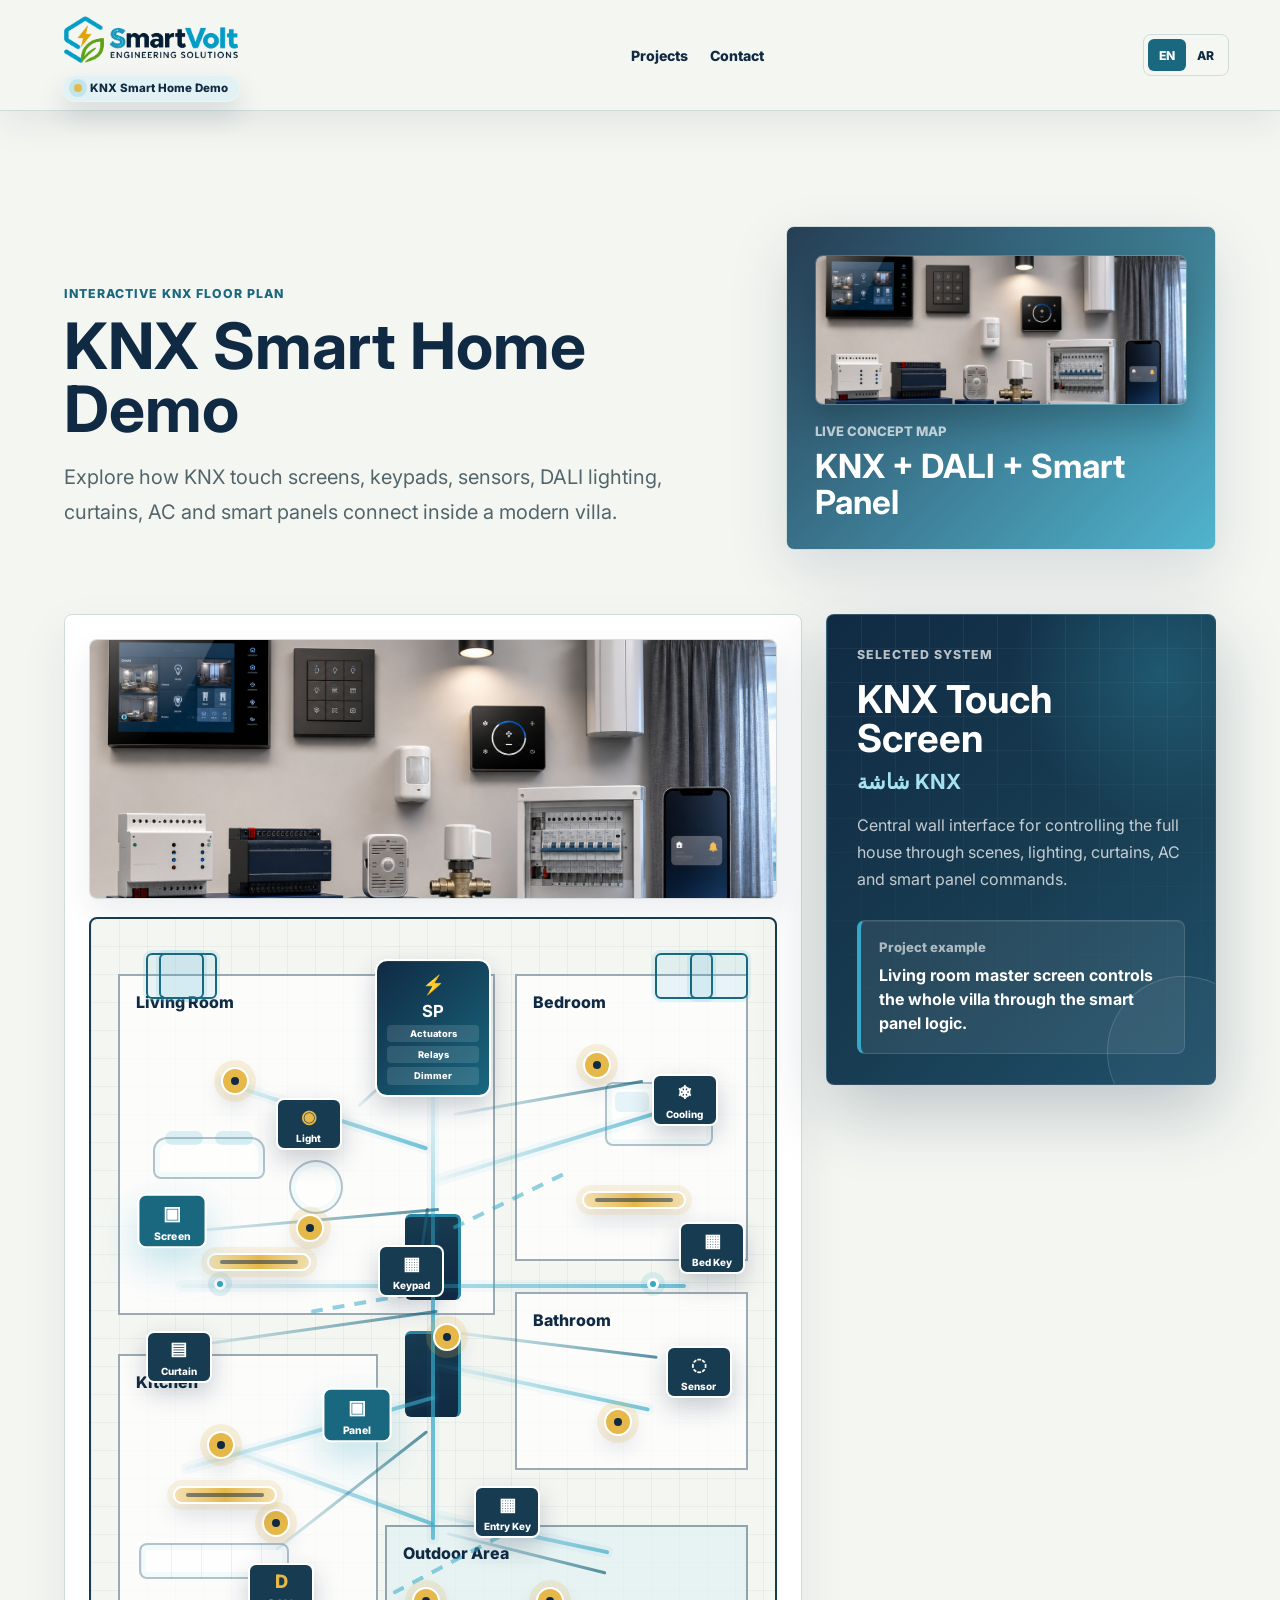
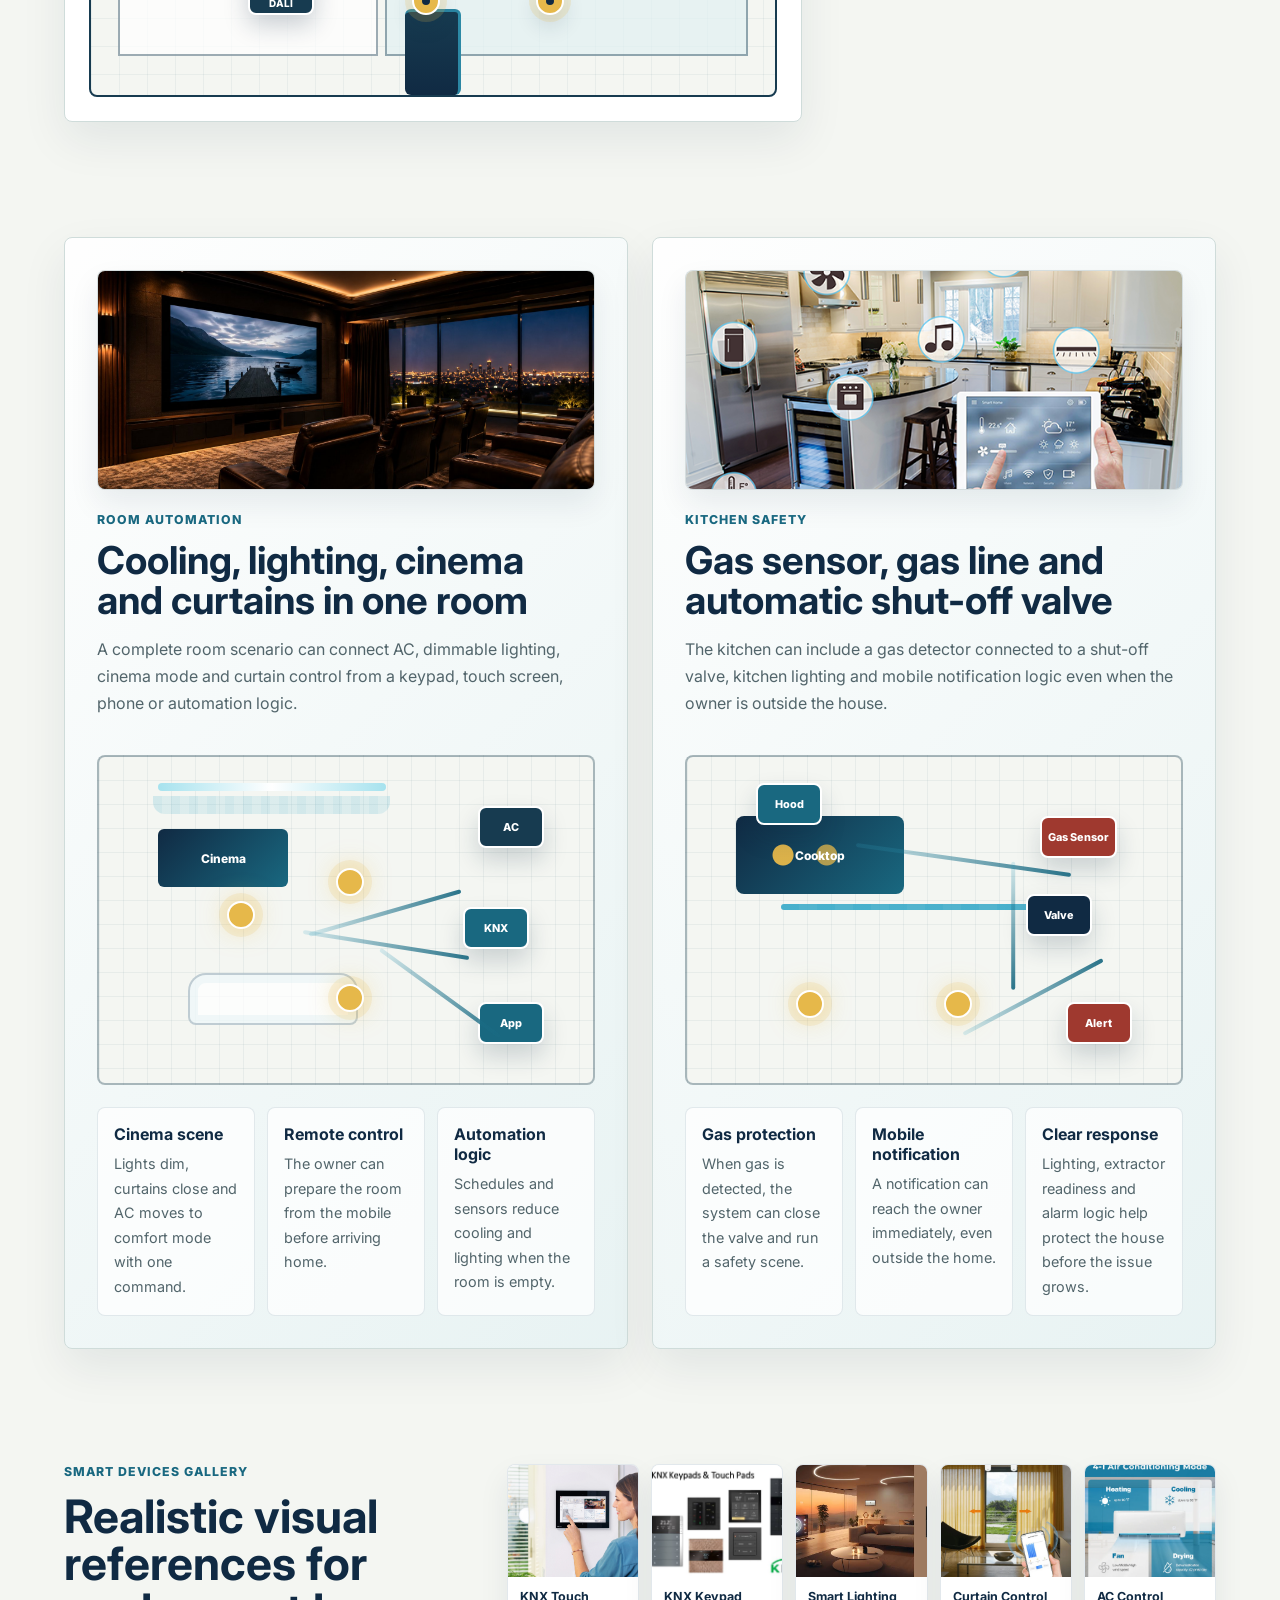
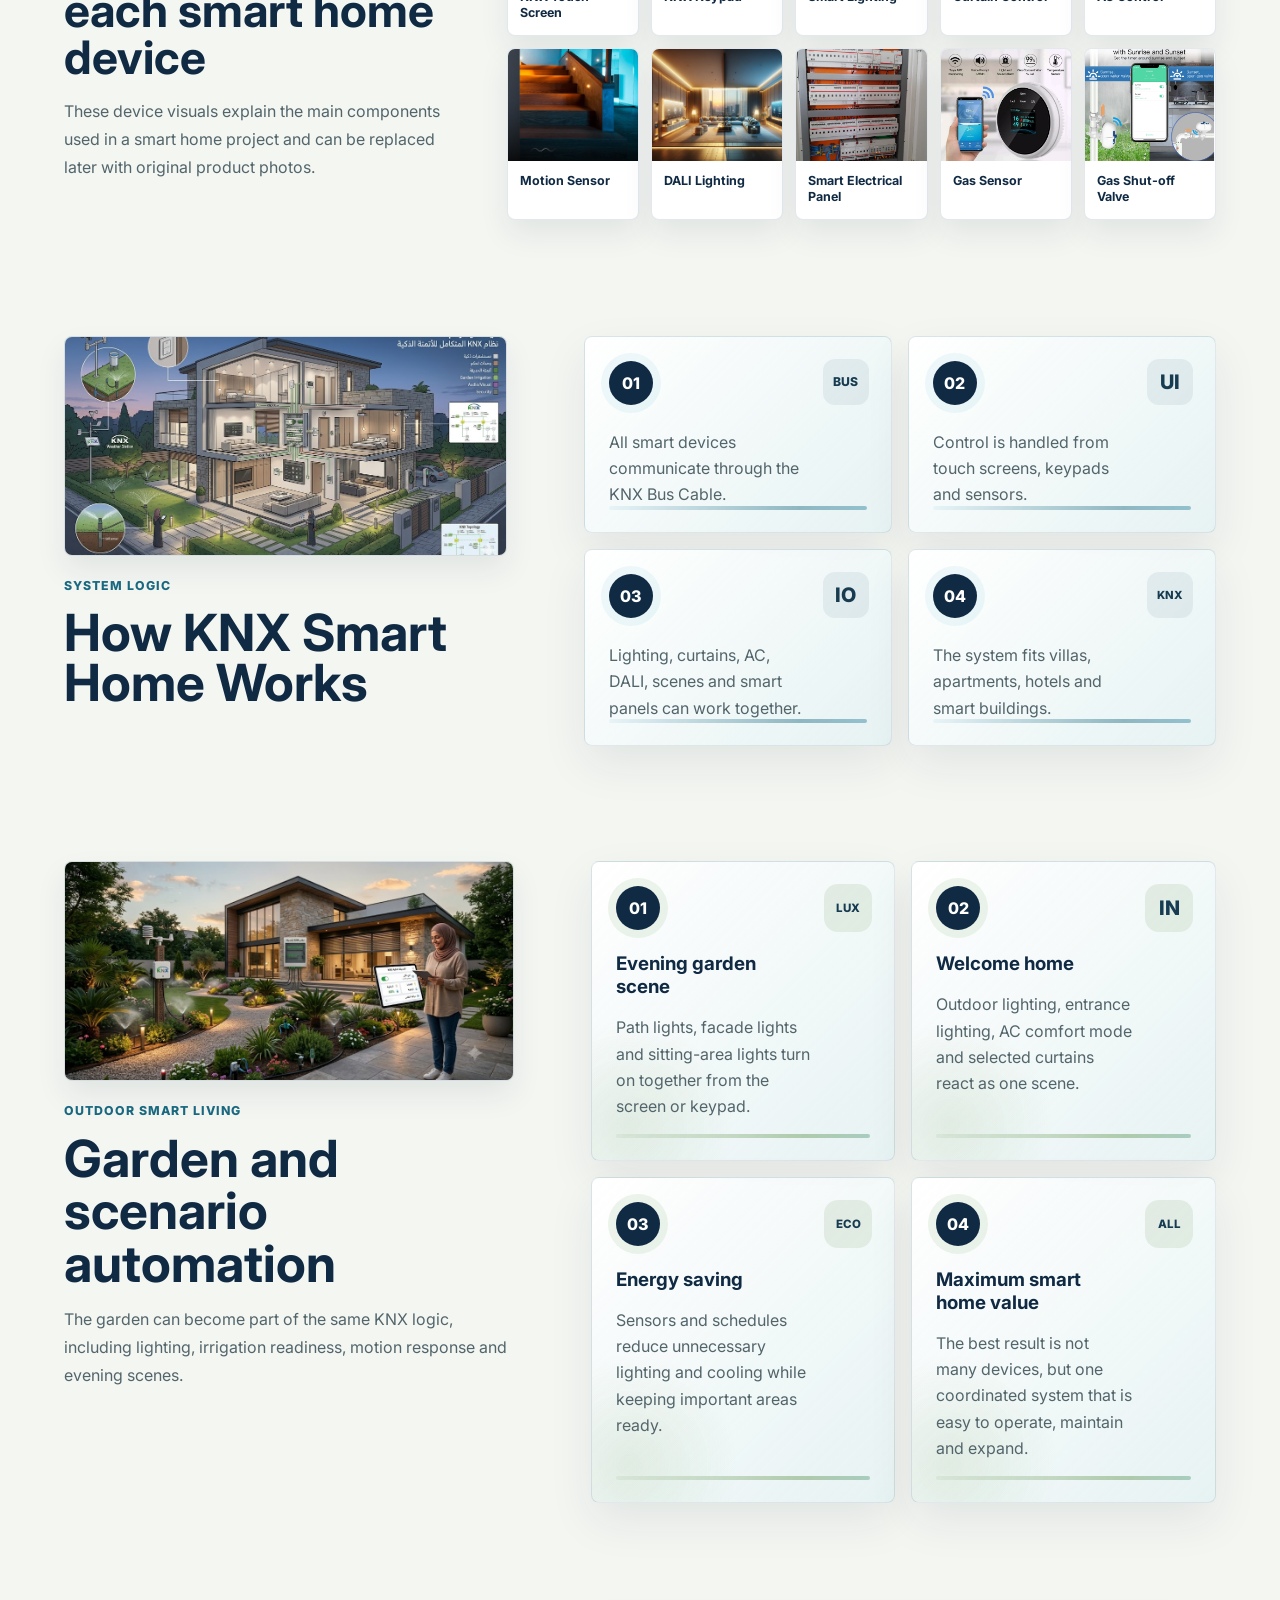
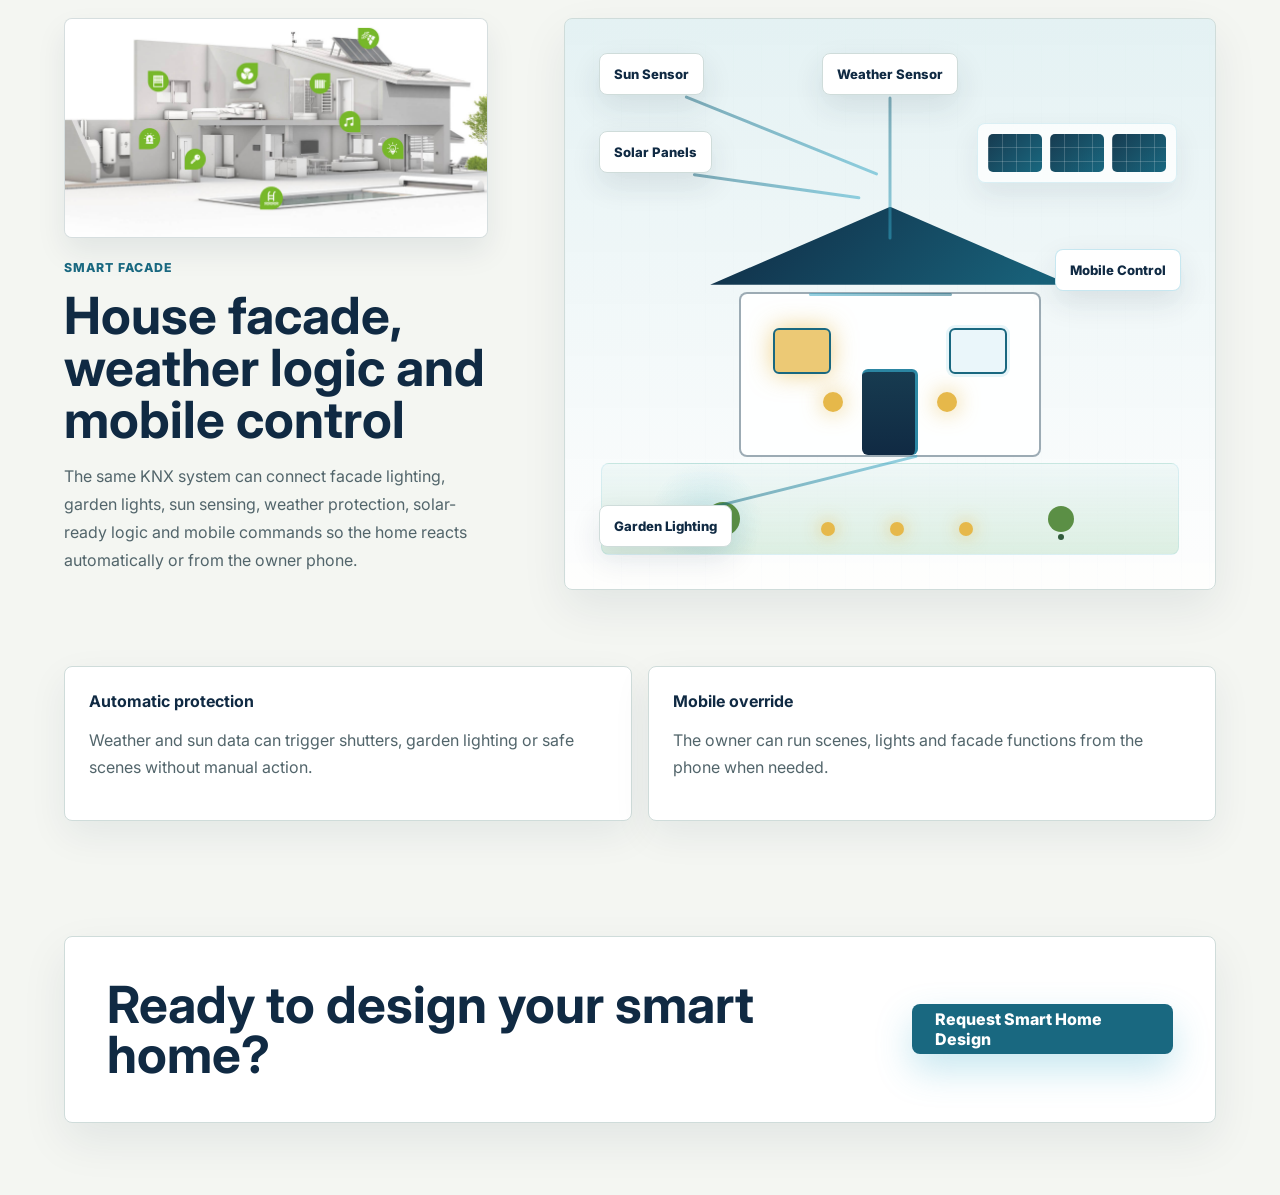
<file: knx-demo.html>
<!doctype html>
<html lang="en">
  <head>
    <meta charset="UTF-8" />
    <meta name="theme-color" content="#102A43" />
    <link rel="icon" type="image/png" sizes="96x96" href="assets/smartvolt-icon.png" />
    <meta name="viewport" content="width=device-width, initial-scale=1.0" />
    <title>KNX Smart Home Demo | Smart Volt Automation</title>
    <meta
      name="description"
      content="Interactive KNX smart home demo with floor plan, devices, rooms and bilingual Arabic English explanations."
    />
    <link rel="preconnect" href="https://fonts.googleapis.com" />
    <link rel="preconnect" href="https://fonts.gstatic.com" crossorigin />
    <link
      href="https://fonts.googleapis.com/css2?family=Inter:wght@400;500;600;700;800&display=swap"
      rel="stylesheet"
    />
    <link rel="stylesheet" href="styles.css" />
    <link rel="stylesheet" href="knx-demo.css" />
  </head>
  <body class="knx-page">
    <header class="demo-header">
      <div class="brand-stack">
        <a class="brand" href="index.html#top" aria-label="SmartVolt Engineering Solutions">
          <img class="brand-logo-image" src="assets/smartvolt-engineering-solutions.png" alt="SmartVolt Engineering Solutions" width="2172" height="724" />
        </a>
        <a class="brand-demo-link" href="#floor-demo">KNX Smart Home Demo</a>
      </div>
      <nav class="demo-nav">
        <a href="index.html#projects" data-i18n="backProjects">Projects</a>
        <a href="index.html#contact" data-i18n="contact">Contact</a>
      </nav>
      <div class="language-switcher" aria-label="Language selector">
        <button class="is-active" type="button" data-lang="en">EN</button>
        <button type="button" data-lang="ar">AR</button>
      </div>
    </header>

    <main>
      <section class="demo-hero">
        <div class="demo-hero-copy">
          <p class="eyebrow" data-i18n="eyebrow">Interactive KNX floor plan</p>
          <h1 data-i18n="title">KNX Smart Home Demo</h1>
          <p data-i18n="lead">
            Explore how KNX touch screens, keypads, sensors, DALI lighting, curtains, AC and smart panels connect inside a modern villa.
          </p>
        </div>
        <div class="demo-hero-panel">
          <img src="assets/smart-home-devices.png" alt="Smart home automation devices" />
          <span data-i18n="panelLabel">Live concept map</span>
          <strong>KNX + DALI + Smart Panel</strong>
        </div>
      </section>

      <section class="floor-demo" id="floor-demo" aria-label="KNX smart home floor plan">
        <div class="floor-shell">
          <figure class="section-photo floor-photo">
            <img src="assets/smart-home-devices.png" alt="KNX smart home devices and electrical automation" />
          </figure>
          <div class="floor-plan" data-floor-plan>
            <div class="room living" data-i18n="living">Living Room</div>
            <div class="room bedroom" data-i18n="bedroom">Bedroom</div>
            <div class="room kitchen" data-i18n="kitchen">Kitchen</div>
            <div class="room bathroom" data-i18n="bathroom">Bathroom</div>
            <div class="room outdoor" data-i18n="outdoor">Outdoor Area</div>

            <div class="plan-detail window window-living" aria-hidden="true"></div>
            <div class="plan-detail window window-bedroom" aria-hidden="true"></div>
            <div class="plan-detail window window-kitchen" aria-hidden="true"></div>
            <div class="plan-detail window window-bath" aria-hidden="true"></div>
            <div class="plan-detail door door-entry" aria-hidden="true"></div>
            <div class="plan-detail door door-bedroom" aria-hidden="true"></div>
            <div class="plan-detail door door-bath" aria-hidden="true"></div>
            <div class="plan-detail furniture sofa" aria-hidden="true"></div>
            <div class="plan-detail furniture table" aria-hidden="true"></div>
            <div class="plan-detail furniture bed" aria-hidden="true"></div>
            <div class="plan-detail furniture kitchen-counter" aria-hidden="true"></div>
            <div class="plan-detail movement path-entry" aria-hidden="true"></div>
            <div class="plan-detail movement path-living" aria-hidden="true"></div>
            <div class="plan-detail movement path-bedroom" aria-hidden="true"></div>

            <div class="bus-line bus-main-vertical" aria-hidden="true"></div>
            <div class="bus-line bus-main-horizontal" aria-hidden="true"></div>
            <div class="bus-line bus-left-top" aria-hidden="true"></div>
            <div class="bus-line bus-left-bottom" aria-hidden="true"></div>
            <div class="bus-line bus-right-top" aria-hidden="true"></div>
            <div class="bus-line bus-right-bottom" aria-hidden="true"></div>
            <div class="bus-line bus-outdoor" aria-hidden="true"></div>
            <div class="bus-line bus-kitchen" aria-hidden="true"></div>
            <div class="bus-dot bus-dot-main" aria-hidden="true"></div>
            <div class="bus-dot bus-dot-left" aria-hidden="true"></div>
            <div class="bus-dot bus-dot-right" aria-hidden="true"></div>

            <div class="knx-wire wire-touch-panel" aria-hidden="true"></div>
            <div class="knx-wire wire-panel-lighting" aria-hidden="true"></div>
            <div class="knx-wire wire-panel-dali" aria-hidden="true"></div>
            <div class="knx-wire wire-panel-outdoor" aria-hidden="true"></div>
            <div class="knx-wire wire-panel-keypad" aria-hidden="true"></div>
            <div class="knx-wire wire-panel-ac" aria-hidden="true"></div>
            <div class="knx-wire wire-panel-motion" aria-hidden="true"></div>
            <div class="knx-wire wire-panel-curtain" aria-hidden="true"></div>

            <button class="light-point onoff lp-living" type="button" data-device="lighting" aria-label="Linked Living Room Lighting">
              <span></span>
            </button>
            <button class="light-point onoff lp-kitchen" type="button" data-device="lighting" aria-label="Linked Kitchen Lighting">
              <span></span>
            </button>
            <button class="light-point onoff lp-bedroom" type="button" data-device="lighting" aria-label="Linked Bedroom Lighting">
              <span></span>
            </button>
            <button class="light-point dali-glow lp-dali-living" type="button" data-device="dali" aria-label="DALI Living Room Lighting">
              <span></span>
            </button>
            <button class="light-point dali-glow lp-dali-dining" type="button" data-device="dali" aria-label="DALI Dining Lighting">
              <span></span>
            </button>
            <button class="light-point dali-glow lp-outdoor" type="button" data-device="dali" aria-label="DALI Outdoor Lighting">
              <span></span>
            </button>
            <button class="light-point onoff lp-entry" type="button" data-device="lighting" aria-label="Entrance Lighting">
              <span></span>
            </button>
            <button class="light-point onoff lp-bath" type="button" data-device="lighting" aria-label="Bathroom Lighting">
              <span></span>
            </button>
            <button class="light-point onoff lp-hall" type="button" data-device="lighting" aria-label="Hall Lighting">
              <span></span>
            </button>
            <button class="linear-point dali-glow linear-living" type="button" data-device="dali" aria-label="Living Room Linear DALI Lighting">
              <span></span>
            </button>
            <button class="linear-point dali-glow linear-kitchen" type="button" data-device="dali" aria-label="Kitchen Linear Lighting">
              <span></span>
            </button>
            <button class="linear-point onoff linear-bedroom" type="button" data-device="lighting" aria-label="Bedroom Linear Lighting">
              <span></span>
            </button>

            <button class="device touch" type="button" data-device="touch" aria-label="KNX Touch Screen">
              <span>Screen</span>
            </button>
            <button class="device keypad" type="button" data-device="keypad" aria-label="KNX Keypad">
              <span>Keypad</span>
            </button>
            <button class="device keypad keypad-bedroom" type="button" data-device="keypad" aria-label="Bedroom KNX Keypad">
              <span>Bed Key</span>
            </button>
            <button class="device keypad keypad-entry" type="button" data-device="keypad" aria-label="Entrance KNX Keypad">
              <span>Entry Key</span>
            </button>
            <button class="device touch touch-kitchen" type="button" data-device="touch" aria-label="Kitchen KNX Touch Screen">
              <span>Panel</span>
            </button>
            <button class="device lighting" type="button" data-device="lighting" aria-label="Lighting">
              <span>Light</span>
            </button>
            <button class="device curtain" type="button" data-device="curtain" aria-label="Curtain Control">
              <span>Curtain</span>
            </button>
            <button class="device ac" type="button" data-device="ac" aria-label="AC Control">
              <span>Cooling</span>
            </button>
            <button class="device motion" type="button" data-device="motion" aria-label="Motion Sensor">
              <span>Sensor</span>
            </button>
            <button class="device dali" type="button" data-device="dali" aria-label="DALI Lighting">
              <span>DALI</span>
            </button>
            <button class="device smart-panel" type="button" data-device="smartPanel" aria-label="Smart Electrical Panel">
              <strong>SP</strong>
              <small>Actuators</small>
              <small>Relays</small>
              <small>Dimmer</small>
            </button>
          </div>
        </div>

        <aside class="device-panel" data-device-panel>
          <p class="eyebrow" data-i18n="selectedSystem">Selected system</p>
          <h2 data-device-en>KNX Touch Screen</h2>
          <h3 data-device-ar>شاشة KNX</h3>
          <p data-device-description>
            Central wall interface for lighting, curtains, AC scenes and room control.
          </p>
          <div class="example-box">
            <span data-i18n="projectExample">Project example</span>
            <strong data-device-example>Living room master screen for scenes, climate and curtains.</strong>
          </div>
        </aside>
      </section>

      <section class="room-showcases" aria-label="Room and kitchen smart automation examples">
        <article class="showcase-card room-suite">
          <figure class="showcase-photo">
            <img src="assets/knx-cinema-room.png" alt="KNX cinema room automation scene for lighting curtains cooling and media" />
          </figure>
          <div class="showcase-copy">
            <p class="eyebrow" data-i18n="roomDemoEyebrow">Single room control</p>
            <h2 data-i18n="roomDemoTitle">Cooling, lighting, cinema and curtains in one room</h2>
            <p data-i18n="roomDemoLead">
              A complete room scenario can connect AC, dimmable lighting, cinema mode and curtain control from a keypad, touch screen, phone or automation logic.
            </p>
          </div>
          <div class="room-mini-plan" aria-hidden="true">
            <div class="mini-window"></div>
            <div class="mini-curtain"></div>
            <div class="mini-screen">Cinema</div>
            <div class="mini-sofa"></div>
            <div class="mini-ac">AC</div>
            <div class="mini-keypad">KNX</div>
            <div class="mini-phone">App</div>
            <span class="mini-light light-a"></span>
            <span class="mini-light light-b"></span>
            <span class="mini-light light-c"></span>
            <span class="mini-bus bus-a"></span>
            <span class="mini-bus bus-b"></span>
            <span class="mini-bus bus-c"></span>
          </div>
          <div class="showcase-points">
            <div>
              <strong data-i18n="roomFeature1Title">Cinema scene</strong>
              <p data-i18n="roomFeature1Text">Lights dim, curtains close and AC moves to comfort mode with one command.</p>
            </div>
            <div>
              <strong data-i18n="roomFeature2Title">Remote control</strong>
              <p data-i18n="roomFeature2Text">The owner can prepare the room from the mobile before arriving home.</p>
            </div>
            <div>
              <strong data-i18n="roomFeature3Title">Automation logic</strong>
              <p data-i18n="roomFeature3Text">Schedules and sensors reduce cooling and lighting when the room is empty.</p>
            </div>
          </div>
        </article>

        <article class="showcase-card kitchen-suite">
          <figure class="showcase-photo">
            <img src="assets/smart-kitchen-safety.png" alt="Smart kitchen safety and automation control visual" />
          </figure>
          <div class="showcase-copy">
            <p class="eyebrow" data-i18n="kitchenDemoEyebrow">Kitchen safety</p>
            <h2 data-i18n="kitchenDemoTitle">Gas sensor, gas line and automatic shut-off valve</h2>
            <p data-i18n="kitchenDemoLead">
              The kitchen can include a gas detector connected to a shut-off valve, kitchen lighting and mobile notification logic even when the owner is outside the house.
            </p>
          </div>
          <div class="kitchen-mini-plan" aria-hidden="true">
            <div class="mini-counter">Cooktop</div>
            <div class="gas-line"></div>
            <div class="gas-sensor">Gas Sensor</div>
            <div class="gas-valve">Valve</div>
            <div class="extractor">Hood</div>
            <div class="alert-phone">Alert</div>
            <span class="safe-light safe-a"></span>
            <span class="safe-light safe-b"></span>
            <span class="safe-bus safe-bus-a"></span>
            <span class="safe-bus safe-bus-b"></span>
            <span class="safe-bus safe-bus-c"></span>
          </div>
          <div class="showcase-points">
            <div>
              <strong data-i18n="kitchenFeature1Title">Gas protection</strong>
              <p data-i18n="kitchenFeature1Text">When gas is detected, the system can close the valve and run a safety scene.</p>
            </div>
            <div>
              <strong data-i18n="kitchenFeature2Title">Mobile notification</strong>
              <p data-i18n="kitchenFeature2Text">A notification can reach the owner immediately, even outside the home.</p>
            </div>
            <div>
              <strong data-i18n="kitchenFeature3Title">Clear response</strong>
              <p data-i18n="kitchenFeature3Text">Lighting, extractor readiness and alarm logic help protect the house before the issue grows.</p>
            </div>
          </div>
        </article>
      </section>

      <section class="device-photo-section">
        <div class="device-photo-heading">
          <p class="eyebrow" data-i18n="devicePhotosEyebrow">Smart devices gallery</p>
          <h2 data-i18n="devicePhotosTitle">Realistic visual references for each smart home device</h2>
          <p data-i18n="devicePhotosLead">
            These device visuals explain the main components used in a smart home project and can be replaced later with original product photos.
          </p>
        </div>
        <div class="device-photo-grid">
          <article data-gallery-device="touch" tabindex="0" role="button">
            <img src="assets/knx-touch-screen.jpg" alt="KNX touch screen wall control visual" />
            <strong data-i18n="photoTouch">KNX Touch Screen</strong>
          </article>
          <article data-gallery-device="keypad" tabindex="0" role="button">
            <img src="assets/knx-keypad.jpg" alt="KNX keypad and touch pad visual" />
            <strong data-i18n="photoKeypad">KNX Keypad</strong>
          </article>
          <article data-gallery-device="lighting" tabindex="0" role="button">
            <img src="assets/smart-lighting.jpg" alt="Smart lighting control visual" />
            <strong data-i18n="photoLighting">Smart Lighting</strong>
          </article>
          <article data-gallery-device="curtain" tabindex="0" role="button">
            <img src="assets/curtain-control.webp" alt="Curtain control mobile app visual" />
            <strong data-i18n="photoCurtain">Curtain Control</strong>
          </article>
          <article data-gallery-device="ac" tabindex="0" role="button">
            <img src="assets/ac-control.webp" alt="AC control modes visual" />
            <strong data-i18n="photoAc">AC Control</strong>
          </article>
          <article data-gallery-device="motion" tabindex="0" role="button">
            <img src="assets/motion-sensor.png" alt="Motion sensor stair lighting visual" />
            <strong data-i18n="photoMotion">Motion Sensor</strong>
          </article>
          <article data-gallery-device="dali" tabindex="0" role="button">
            <img src="assets/dali-lighting.webp" alt="DALI lighting scene visual" />
            <strong data-i18n="photoDali">DALI Lighting</strong>
          </article>
          <article data-gallery-device="smartPanel" tabindex="0" role="button">
            <img src="assets/smart-electrical-panel.jpg" alt="Smart electrical KNX panel visual" />
            <strong data-i18n="photoPanel">Smart Electrical Panel</strong>
          </article>
          <article data-gallery-device="gas" tabindex="0" role="button">
            <img src="assets/gas-sensor.jpg" alt="WiFi natural gas detector visual" />
            <strong data-i18n="photoGas">Gas Sensor</strong>
          </article>
          <article data-gallery-device="valve" tabindex="0" role="button">
            <img src="assets/gas-shutoff-valve.webp" alt="Gas shutoff valve scheduling visual" />
            <strong data-i18n="photoValve">Gas Shut-off Valve</strong>
          </article>
        </div>
      </section>

      <section class="how-knx">
        <div>
          <figure class="section-photo how-photo">
            <img src="assets/smart-home-system-logic.jpg" alt="KNX smart home system logic and connected devices overview" />
          </figure>
          <p class="eyebrow" data-i18n="howEyebrow">System logic</p>
          <h2 data-i18n="howTitle">How KNX Smart Home Works</h2>
        </div>
        <div class="how-grid">
          <article tabindex="0">
            <span>01</span>
            <p data-i18n="how1">All smart devices communicate through the KNX Bus Cable.</p>
          </article>
          <article tabindex="0">
            <span>02</span>
            <p data-i18n="how2">Control is handled from touch screens, keypads and sensors.</p>
          </article>
          <article tabindex="0">
            <span>03</span>
            <p data-i18n="how3">Lighting, curtains, AC, DALI, scenes and smart panels can work together.</p>
          </article>
          <article tabindex="0">
            <span>04</span>
            <p data-i18n="how4">The system fits villas, apartments, hotels and smart buildings.</p>
          </article>
        </div>
      </section>

      <section class="garden-scenarios">
        <div class="scenario-heading">
          <figure class="section-photo garden-photo">
            <img src="assets/smart-garden.jpg" alt="Smart garden KNX irrigation lighting and outdoor automation visual" />
          </figure>
          <p class="eyebrow" data-i18n="gardenEyebrow">Outdoor smart living</p>
          <h2 data-i18n="gardenTitle">Garden and scenario automation</h2>
          <p data-i18n="gardenLead">
            The garden can become part of the same KNX logic, including lighting, irrigation readiness, motion response and evening scenes.
          </p>
        </div>
        <div class="scenario-grid">
          <article tabindex="0">
            <span>01</span>
            <h3 data-i18n="scenario1Title">Evening garden scene</h3>
            <p data-i18n="scenario1Text">Path lights, facade lights and sitting-area lights turn on together from the screen or keypad.</p>
          </article>
          <article tabindex="0">
            <span>02</span>
            <h3 data-i18n="scenario2Title">Welcome home</h3>
            <p data-i18n="scenario2Text">Outdoor lighting, entrance lighting, AC comfort mode and selected curtains react as one scene.</p>
          </article>
          <article tabindex="0">
            <span>03</span>
            <h3 data-i18n="scenario3Title">Energy saving</h3>
            <p data-i18n="scenario3Text">Sensors and schedules reduce unnecessary lighting and cooling while keeping important areas ready.</p>
          </article>
          <article tabindex="0">
            <span>04</span>
            <h3 data-i18n="scenario4Title">Maximum smart home value</h3>
            <p data-i18n="scenario4Text">The best result is not many devices, but one coordinated system that is easy to operate, maintain and expand.</p>
          </article>
        </div>
      </section>

      <section class="facade-automation">
        <div class="facade-copy">
          <figure class="section-photo facade-photo">
            <img src="assets/smart-home-facade.jpg" alt="Smart home facade automation and solar control visual" />
          </figure>
          <p class="eyebrow" data-i18n="facadeEyebrow">Smart facade</p>
          <h2 data-i18n="facadeTitle">House facade, weather logic and mobile control</h2>
          <p data-i18n="facadeLead">
            The same KNX system can connect facade lighting, sun sensing, weather protection and mobile commands so the home reacts automatically or from the owner phone.
          </p>
        </div>
        <div class="facade-scene" aria-label="Smart home facade automation">
          <div class="solar-array" aria-hidden="true">
            <span></span>
            <span></span>
            <span></span>
          </div>
          <div class="facade-house">
            <div class="roof"></div>
            <div class="home-body">
              <span class="window lit"></span>
              <span class="window"></span>
              <span class="door"></span>
              <span class="facade-light left"></span>
              <span class="facade-light right"></span>
            </div>
          </div>
          <div class="garden-zone" aria-hidden="true">
            <span class="tree"></span>
            <span class="tree small"></span>
            <span class="path-light one"></span>
            <span class="path-light two"></span>
            <span class="path-light three"></span>
          </div>
          <div class="facade-node sun" data-i18n="sunSensor">Sun Sensor</div>
          <div class="facade-node weather" data-i18n="weatherSensor">Weather Sensor</div>
          <div class="facade-node mobile" data-i18n="mobileControl">Mobile Control</div>
          <div class="facade-node solar" data-i18n="solarPanels">Solar Panels</div>
          <div class="facade-node garden" data-i18n="gardenLighting">Garden Lighting</div>
          <div class="facade-line line-sun" aria-hidden="true"></div>
          <div class="facade-line line-weather" aria-hidden="true"></div>
          <div class="facade-line line-mobile" aria-hidden="true"></div>
          <div class="facade-line line-solar" aria-hidden="true"></div>
          <div class="facade-line line-garden" aria-hidden="true"></div>
        </div>
        <div class="facade-benefits">
          <article>
            <strong data-i18n="facade1Title">Automatic protection</strong>
            <p data-i18n="facade1Text">Weather and sun data can trigger shutters, garden lighting or safe scenes without manual action.</p>
          </article>
          <article>
            <strong data-i18n="facade2Title">Mobile override</strong>
            <p data-i18n="facade2Text">The owner can run scenes, lights and facade functions from the phone when needed.</p>
          </article>
        </div>
      </section>

      <section class="demo-cta">
        <h2 data-i18n="ctaTitle">Ready to design your smart home?</h2>
        <a class="btn primary" href="https://wa.me/9647702744755" data-i18n="cta">Request Smart Home Design</a>
      </section>
    </main>

    <div class="gallery-modal" data-gallery-modal aria-hidden="true">
      <div class="gallery-backdrop" data-gallery-close></div>
      <section class="gallery-dialog" role="dialog" aria-modal="true" aria-labelledby="galleryTitle">
        <button class="gallery-close" type="button" data-gallery-close aria-label="Close">×</button>
        <figure>
          <img data-gallery-image src="assets/smart-home-devices.png" alt="Smart home device detail" />
        </figure>
        <div class="gallery-detail">
          <p class="eyebrow" data-gallery-type>Smart home device</p>
          <h2 id="galleryTitle" data-gallery-title>KNX Touch Screen</h2>
          <p data-gallery-description>
            Main wall interface for smart home control.
          </p>
          <div class="gallery-use">
            <span data-i18n="galleryUseLabel">Typical use</span>
            <strong data-gallery-use>Controls lighting, curtains, AC and scenes from one place.</strong>
          </div>
        </div>
      </section>
    </div>

    <script src="knx-demo.js"></script>
  </body>
</html>
</file>
<file: styles.css>
:root {
  --night: #102A43;
  --sky: #36A9C8;
  --leaf: #5B8F45;
  --sun: #E6B84A;
  --cloud: #F4F6F2;
  --blue-950: var(--night);
  --blue-900: #173b50;
  --blue-800: #20516a;
  --blue-700: #196880;
  --blue-100: #e2f1f3;
  --ink: var(--night);
  --muted: #52656b;
  --line: #cfdcda;
  --soft: var(--cloud);
  --page: var(--cloud);
  --surface: #ffffff;
  --white: #ffffff;
  --shadow: 0 22px 60px rgba(16, 42, 67, 0.13);
  --radius: 8px;
  font-family: "Inter", Arial, sans-serif;
}

* {
  box-sizing: border-box;
}

html {
  scroll-behavior: smooth;
}

body {
  margin: 0;
  color: var(--ink);
  background: var(--page);
  font-family: "Inter", "Segoe UI", Tahoma, Arial, sans-serif;
}

img {
  display: block;
  width: 100%;
  height: 100%;
  object-fit: cover;
}

a {
  color: inherit;
  text-decoration: none;
}

button,
input,
select,
textarea {
  font: inherit;
}

.site-header {
  position: fixed;
  z-index: 20;
  top: 0;
  left: 0;
  right: 0;
  display: grid;
  grid-template-columns: auto 1fr auto;
  align-items: center;
  gap: 28px;
  padding: 8px clamp(20px, 4vw, 64px);
  color: var(--night);
  background: var(--cloud);
  border-bottom: 1px solid var(--line);
  transition: background 180ms ease, box-shadow 180ms ease, color 180ms ease;
}

.site-header.is-scrolled,
.site-header.nav-open {
  color: var(--ink);
  background: rgba(244, 246, 242, 0.98);
  box-shadow: 0 16px 48px rgba(16, 42, 67, 0.1);
  backdrop-filter: blur(16px);
}

.brand-stack {
  display: inline-flex;
  flex-direction: column;
  align-items: center;
  justify-self: start;
  min-width: 0;
}

.brand {
  display: inline-flex;
  align-items: center;
  gap: 12px;
  min-width: 0;
}


.brand-logo-image {
  display: block;
  width: 200px;
  max-width: 100%;
  height: auto;
  object-fit: contain;
}

.brand-demo-link {
  position: relative;
  display: inline-flex;
  align-items: center;
  gap: 8px;
  width: fit-content;
  padding: 7px 11px;
  border: 1px solid rgba(255, 255, 255, 0.26);
  border-radius: 999px;
  background: var(--blue-100);
  color: currentColor;
  font-size: 0.72rem;
  font-weight: 800;
  letter-spacing: 0;
  line-height: 1;
  white-space: nowrap;
  box-shadow: 0 14px 28px rgba(16, 42, 67, 0.14);
  backdrop-filter: blur(12px);
  transition: transform 170ms ease, background 170ms ease, border-color 170ms ease, color 170ms ease;
}

.brand-stack .brand { max-width: 100%; }

.brand-demo-link::before {
  width: 8px;
  height: 8px;
  border-radius: 50%;
  background: var(--sun);
  content: "";
  box-shadow: 0 0 0 5px rgba(54, 169, 200, 0.18);
}

.brand-demo-link:hover,
.brand-demo-link:focus {
  transform: translateY(-1px);
  border-color: rgba(54, 169, 200, 0.36);
  background: var(--blue-700);
  color: var(--white);
}

.site-header.is-scrolled .brand-demo-link,
.site-header.nav-open .brand-demo-link {
  border-color: rgba(54, 169, 200, 0.16);
  background: rgba(226, 241, 243, 0.92);
  color: var(--blue-950);
  box-shadow: 0 10px 24px rgba(16, 42, 67, 0.08);
}

.site-header.is-scrolled .brand-demo-link:hover,
.site-header.is-scrolled .brand-demo-link:focus,
.site-header.nav-open .brand-demo-link:hover,
.site-header.nav-open .brand-demo-link:focus {
  border-color: rgba(54, 169, 200, 0.36);
  background: var(--blue-700);
  color: var(--white);
}

.nav-links {
  display: flex;
  justify-content: center;
  gap: clamp(14px, 2vw, 28px);
  font-size: 0.86rem;
  font-weight: 700;
}

.nav-links a {
  position: relative;
  padding: 8px 0;
}

.nav-links a::after {
  position: absolute;
  left: 0;
  right: 0;
  bottom: 0;
  height: 2px;
  background: var(--sky);
  content: "";
  transform: scaleX(0);
  transform-origin: left;
  transition: transform 170ms ease;
}

.nav-links a:hover::after {
  transform: scaleX(1);
}

.header-cta {
  justify-self: end;
  padding: 12px 18px;
  border-radius: var(--radius);
  background: var(--blue-700);
  color: var(--white);
  font-size: 0.84rem;
  font-weight: 800;
  box-shadow: 0 10px 30px rgba(54, 169, 200, 0.28);
}

.header-tools {
  display: flex;
  align-items: center;
  justify-content: end;
  gap: 12px;
}

.language-switcher {
  display: inline-flex;
  direction: ltr;
  padding: 4px;
  border: 1px solid var(--line);
  border-radius: var(--radius);
  background: rgba(255, 255, 255, 0.1);
  backdrop-filter: blur(12px);
}

.site-header.is-scrolled .language-switcher,
.site-header.nav-open .language-switcher {
  border-color: var(--line);
  background: var(--soft);
}

.language-switcher button {
  min-width: 38px;
  height: 32px;
  border: none;
  border-radius: 6px;
  background: transparent;
  color: currentColor;
  cursor: pointer;
  font-size: 0.76rem;
  font-weight: 800;
}

.language-switcher button.is-active {
  background: var(--blue-700);
  color: var(--white);
}

.nav-toggle {
  display: none;
  width: 44px;
  height: 44px;
  align-items: center;
  justify-content: center;
  border: 1px solid currentColor;
  border-radius: var(--radius);
  background: transparent;
  color: inherit;
}

.nav-toggle span {
  position: absolute;
  width: 18px;
  height: 2px;
  background: currentColor;
  transition: transform 160ms ease;
}

.nav-toggle span:first-child {
  transform: translateY(-5px);
}

.nav-toggle span:last-child {
  transform: translateY(5px);
}

.site-header.nav-open .nav-toggle span:first-child {
  transform: rotate(45deg);
}

.site-header.nav-open .nav-toggle span:last-child {
  transform: rotate(-45deg);
}

.hero {
  position: relative;
  min-height: 94vh;
  display: grid;
  align-items: end;
  overflow: hidden;
  color: var(--white);
}

.hero-media,
.hero-overlay {
  position: absolute;
  inset: 0;
}

.hero-overlay {
  background:
    linear-gradient(90deg, rgba(16, 42, 67, 0.96) 0%, rgba(16, 42, 67, 0.78) 42%, rgba(16, 42, 67, 0.34) 100%),
    linear-gradient(0deg, rgba(16, 42, 67, 0.85) 0%, rgba(16, 42, 67, 0) 46%);
}

html[dir="rtl"] .hero-overlay {
  background:
    linear-gradient(270deg, rgba(16, 42, 67, 0.96) 0%, rgba(16, 42, 67, 0.78) 42%, rgba(16, 42, 67, 0.34) 100%),
    linear-gradient(0deg, rgba(16, 42, 67, 0.85) 0%, rgba(16, 42, 67, 0) 46%);
}

.hero-content {
  position: relative;
  width: min(760px, calc(100% - 40px));
  margin: 0 0 260px clamp(20px, 6vw, 90px);
  padding-top: 130px;
}

html[dir="rtl"] .hero-content {
  margin-right: clamp(20px, 6vw, 90px);
  margin-left: 0;
}

.eyebrow {
  margin: 0 0 14px;
  color: var(--blue-700);
  font-size: 0.77rem;
  font-weight: 800;
  letter-spacing: 0.08em;
  text-transform: uppercase;
}

html[dir="rtl"] .eyebrow {
  letter-spacing: 0;
}
.hero .eyebrow, .consultation-section .eyebrow { color: var(--sun); }
.metrics div:last-child strong { color: var(--leaf); }


.hero h1 {
  margin: 0;
  max-width: 1000px;
  font-size: clamp(3.35rem, 7.3vw, 6.8rem);
  line-height: 0.94;
  font-weight: 800;
  letter-spacing: 0;
}

.hero-lede {
  max-width: 650px;
  margin: 30px 0 0;
  color: rgba(255, 255, 255, 0.86);
  font-size: clamp(1.05rem, 1.9vw, 1.35rem);
  line-height: 1.65;
}

.hero-actions,
.btn {
  display: flex;
  align-items: center;
  gap: 12px;
}

.hero-actions {
  flex-wrap: wrap;
  margin-top: 34px;
}

.btn {
  justify-content: center;
  min-height: 50px;
  padding: 0 22px;
  border: 1px solid transparent;
  border-radius: var(--radius);
  cursor: pointer;
  font-weight: 800;
  transition: transform 160ms ease, box-shadow 160ms ease, background 160ms ease;
}

.btn:hover {
  transform: translateY(-2px);
}

.btn.primary {
  background: var(--blue-700);
  color: var(--white);
  box-shadow: 0 16px 36px rgba(54, 169, 200, 0.28);
}

.btn.primary:hover {
  background: var(--night);
}

.btn.ghost {
  border-color: rgba(255, 255, 255, 0.35);
  color: var(--white);
  background: rgba(255, 255, 255, 0.08);
  backdrop-filter: blur(12px);
}

.hero-trust {
  position: absolute;
  right: clamp(20px, 5vw, 70px);
  bottom: 0;
  left: clamp(20px, 5vw, 70px);
  display: grid;
  grid-template-columns: repeat(5, minmax(0, 1fr));
  border: 1px solid rgba(255, 255, 255, 0.16);
  border-bottom: none;
  background: rgba(16, 42, 67, 0.76);
  backdrop-filter: blur(18px);
}

.hero-trust div {
  display: flex;
  flex-direction: column;
  padding: 14px;
  border-right: 1px solid rgba(255, 255, 255, 0.14);
}

html[dir="rtl"] .hero-trust div {
  border-right: none;
  border-left: 1px solid rgba(255, 255, 255, 0.14);
}

.hero-trust div:last-child {
  border-right: none;
}

html[dir="rtl"] .hero-trust div:last-child {
  border-left: none;
}

.hero-trust strong,
.hero-trust span {
  display: block;
}

.hero-trust strong {
  margin-bottom: 8px;
  font-size: 0.9rem;
}

.hero-trust span {
  color: rgba(255, 255, 255, 0.72);
  font-size: 0.84rem;
  line-height: 1.55;
}

.trust-image {
  width: 100%;
  height: 82px;
  margin-bottom: 16px;
  border: 1px solid rgba(255, 255, 255, 0.16);
  border-radius: var(--radius);
  object-fit: cover;
  opacity: 0.86;
  filter: saturate(0.82) contrast(1.04);
}

.section {
  padding: clamp(76px, 9vw, 128px) clamp(20px, 5vw, 72px);
}

.section-heading {
  max-width: 660px;
}

.section-heading.wide {
  display: grid;
  max-width: none;
  grid-template-columns: minmax(280px, 640px) minmax(240px, 480px);
  gap: clamp(18px, 4vw, 48px);
  align-items: end;
}

.section-heading p:not(.eyebrow),
.split-content > p:not(.eyebrow),
.consultation-copy > p:not(.eyebrow),
.quote-intro > p:not(.eyebrow),
.trust-copy > p:not(.eyebrow) {
  margin: 18px 0 0;
}

.section h2 {
  margin: 0;
  max-width: 980px;
  color: var(--blue-950);
  font-size: clamp(2rem, 4.1vw, 3.55rem);
  line-height: 1.08;
  letter-spacing: 0;
  text-wrap: balance;
}

.section p {
  color: var(--muted);
  line-height: 1.75;
}

.intro-band {
  display: grid;
  grid-template-columns: minmax(280px, 620px) minmax(280px, 1fr);
  gap: clamp(32px, 8vw, 110px);
  align-items: start;
  background: var(--page);
}

.intro-copy {
  max-width: 720px;
}

.intro-collage {
  margin: 28px 0 0;
  overflow: hidden;
  border: 1px solid rgba(32, 81, 106, 0.14);
  border-radius: var(--radius);
  background:
    linear-gradient(135deg, rgba(16, 42, 67, 0.96), rgba(32, 81, 106, 0.92));
  box-shadow: 0 20px 48px rgba(16, 42, 67, 0.14);
}

.intro-remote-grid {
  display: grid;
  grid-template-columns: 0.86fr 1.14fr;
  gap: 10px;
  padding: 10px;
}

.intro-remote-grid img {
  display: block;
  width: 100%;
  height: clamp(280px, 29vw, 430px);
  border-radius: 6px;
  object-fit: cover;
  object-position: center;
  filter: saturate(0.94) contrast(1.04);
}

.intro-remote-grid img:first-child {
  object-position: 50% 62%;
}

.intro-collage figcaption {
  position: relative;
  display: grid;
  gap: 8px;
  padding: 20px 22px 22px;
  border-top: 1px solid rgba(255, 255, 255, 0.12);
  color: var(--white);
}

.intro-collage figcaption::before {
  position: absolute;
  top: -2px;
  left: 22px;
  width: 94px;
  height: 3px;
  border-radius: 999px;
  background: linear-gradient(90deg, var(--sun), rgba(255, 255, 255, 0.72));
  content: "";
}

html[dir="rtl"] .intro-collage figcaption::before {
  right: 22px;
  left: auto;
}

.intro-collage strong {
  color: var(--white);
  font-size: clamp(1.25rem, 2.1vw, 1.72rem);
  line-height: 1.15;
  text-wrap: balance;
}

.intro-collage span {
  max-width: 560px;
  color: rgba(255, 255, 255, 0.74);
  font-size: 0.92rem;
  line-height: 1.55;
}

.metrics {
  position: relative;
  display: grid;
  grid-template-columns: repeat(5, minmax(0, 1fr));
  margin-top: 32px;
  overflow: hidden;
  border: 1px solid var(--line);
  border-radius: var(--radius);
  background:
    linear-gradient(90deg, rgba(54, 169, 200, 0.08), rgba(54, 169, 200, 0.06)),
    var(--surface);
  box-shadow: 0 18px 46px rgba(16, 42, 67, 0.08);
}

.metrics::before {
  position: absolute;
  top: 0;
  right: 0;
  left: 0;
  height: 4px;
  background: linear-gradient(90deg, var(--blue-700), var(--sky), var(--blue-900));
  content: "";
}

.metrics div {
  position: relative;
  min-height: 154px;
  padding: 30px 24px 24px;
  background: transparent;
}

.metrics div:not(:last-child)::after {
  position: absolute;
  top: 28px;
  right: 0;
  bottom: 28px;
  width: 1px;
  background: linear-gradient(180deg, transparent, var(--line), transparent);
  content: "";
}

html[dir="rtl"] .metrics div:not(:last-child)::after {
  right: auto;
  left: 0;
}

.metrics strong,
.metrics span {
  display: block;
}

.metrics strong {
  color: var(--blue-900);
  font-size: clamp(1.8rem, 2.4vw, 2.35rem);
  line-height: 1;
}

.metrics span {
  max-width: 220px;
  margin-top: 14px;
  color: var(--muted);
  font-size: 0.84rem;
  line-height: 1.45;
}

.image-grid-section {
  background: var(--cloud);
}

.projects-heading {
  display: block;
  max-width: 1120px;
}

.projects-heading h2 {
  max-width: 940px;
}

.projects-heading p:not(.eyebrow) {
  max-width: 760px;
  margin: 18px 0 0;
}

.project-grid {
  display: grid;
  grid-template-columns: repeat(4, 1fr);
  gap: 18px;
  margin-top: 28px;
}

.project-card {
  position: relative;
  min-height: 340px;
  overflow: hidden;
  border-radius: var(--radius);
  box-shadow: var(--shadow);
}

.project-card.feature {
  grid-column: span 2;
  grid-row: span 2;
  min-height: 698px;
}

.project-card::after {
  position: absolute;
  inset: 0;
  background: linear-gradient(180deg, rgba(16, 42, 67, 0) 34%, rgba(16, 42, 67, 0.88) 100%);
  content: "";
}

.project-card div {
  position: absolute;
  z-index: 1;
  right: 0;
  bottom: 0;
  left: 0;
  padding: 26px;
  color: var(--white);
}

.project-card span {
  color: var(--blue-100);
  font-size: 0.78rem;
  font-weight: 800;
  text-transform: uppercase;
}

.project-card h3 {
  margin: 9px 0 0;
  max-width: 520px;
  font-size: clamp(1.2rem, 2.2vw, 2rem);
  line-height: 1.14;
}

.split-section {
  display: grid;
  grid-template-columns: minmax(320px, 0.95fr) minmax(320px, 1fr);
  gap: clamp(36px, 7vw, 90px);
  align-items: center;
}

.split-media {
  min-height: 720px;
  border-radius: var(--radius);
  overflow: hidden;
  box-shadow: var(--shadow);
}

.split-media > img {
  display: block;
  width: 100%;
  height: 100%;
  min-height: inherit;
  object-fit: cover;
}

.service-media-duo {
  display: grid;
  grid-template-columns: 1fr 0.86fr;
  gap: 14px;
  padding: 14px;
  background:
    linear-gradient(135deg, rgba(16, 42, 67, 0.96), rgba(32, 81, 106, 0.9));
}

.service-media-duo img {
  min-height: 692px;
  border-radius: 8px;
  object-fit: cover;
  box-shadow: 0 18px 38px rgba(0, 0, 0, 0.22);
}

.service-media-duo img:first-child {
  object-position: 50% 16%;
}

.service-media-duo img:last-child {
  object-position: 50% 18%;
}

.split-content {
  max-width: 720px;
}

.service-list {
  position: relative;
  display: grid;
  grid-template-columns: repeat(2, minmax(0, 1fr));
  margin-top: 26px;
  overflow: hidden;
  border: 1px solid var(--line);
  border-radius: var(--radius);
  background:
    radial-gradient(circle at 12% 12%, rgba(54, 169, 200, 0.13), transparent 32%),
    radial-gradient(circle at 92% 6%, rgba(54, 169, 200, 0.1), transparent 26%),
    var(--surface);
  box-shadow: 0 20px 54px rgba(16, 42, 67, 0.09);
}

.service-list::before {
  position: absolute;
  top: 0;
  bottom: 0;
  left: 0;
  width: 4px;
  background: linear-gradient(180deg, var(--blue-700), var(--sky), var(--blue-900));
  content: "";
}

html[dir="rtl"] .service-list::before {
  right: 0;
  left: auto;
}

.service-list article {
  position: relative;
  display: grid;
  grid-template-columns: 58px minmax(0, 1fr);
  gap: 18px;
  min-width: 0;
  min-height: 188px;
  padding: 30px;
  background: transparent;
}

.service-list article:nth-child(odd) {
  border-right: 1px solid var(--line);
}

html[dir="rtl"] .service-list article:nth-child(odd) {
  border-right: none;
  border-left: 1px solid var(--line);
}

.service-list article:nth-child(-n + 2) {
  border-bottom: 1px solid var(--line);
}

.service-list article::after {
  position: absolute;
  right: 24px;
  bottom: 20px;
  width: 58px;
  height: 2px;
  background: linear-gradient(90deg, transparent, rgba(54, 169, 200, 0.32), var(--sky));
  content: "";
}

html[dir="rtl"] .service-list article::after {
  right: auto;
  left: 24px;
  background: linear-gradient(270deg, transparent, rgba(54, 169, 200, 0.32), var(--sky));
}

.service-list span {
  display: grid;
  width: 48px;
  height: 48px;
  place-items: center;
  border: 1px solid rgba(54, 169, 200, 0.18);
  border-radius: 50%;
  background: linear-gradient(135deg, var(--blue-100), var(--surface));
  color: var(--blue-700);
  font-size: 0.8rem;
  font-weight: 800;
  box-shadow: inset 0 0 0 6px rgba(255, 255, 255, 0.72);
}

.service-list h3,
.panel-list h3,
.trust-grid h3 {
  margin: 0;
  color: var(--blue-950);
}

.service-list p,
.panel-list p,
.trust-grid p {
  margin: 8px 0 0;
  overflow-wrap: break-word;
}

.partners-section {
  background: var(--cloud);
}

.partners-showcase {
  --partner-duration: 32s;
  margin-top: 28px;
}

.partners-marquee {
  position: relative;
  overflow: hidden;
  direction: ltr;
  border: 1px solid var(--line);
  border-radius: var(--radius);
  background:
    linear-gradient(90deg, rgba(54, 169, 200, 0.08), rgba(54, 169, 200, 0.06)),
    var(--surface);
  box-shadow: 0 18px 46px rgba(16, 42, 67, 0.08);
}

.partners-marquee::before,
.partners-marquee::after {
  position: absolute;
  z-index: 2;
  top: 0;
  bottom: 0;
  width: 90px;
  content: "";
  pointer-events: none;
}

.partners-marquee::before {
  left: 0;
  background: linear-gradient(90deg, var(--cloud), transparent);
}

.partners-marquee::after {
  right: 0;
  background: linear-gradient(270deg, var(--cloud), transparent);
}

.partners-track {
  display: flex;
  direction: ltr;
  width: max-content;
  gap: 14px;
  padding: 18px;
  animation: partnerTicker var(--partner-duration) linear infinite;
  will-change: transform;
}

.partners-showcase:hover .partners-track,
.partners-showcase:focus-within .partners-track {
  animation-play-state: paused;
}

.partners-track button {
  display: flex;
  direction: ltr;
  min-width: 248px;
  align-items: center;
  gap: 16px;
  padding: 18px;
  border: 1px solid var(--line);
  border-radius: var(--radius);
  background: rgba(255, 255, 255, 0.84);
  color: var(--blue-950);
  cursor: pointer;
  text-align: start;
  box-shadow: 0 12px 30px rgba(16, 42, 67, 0.07);
  transition: transform 160ms ease, border-color 160ms ease, box-shadow 160ms ease;
}

.partners-track button:hover,
.partners-track button:focus,
.partners-track button.is-selected {
  border-color: rgba(54, 169, 200, 0.34);
  box-shadow: 0 16px 38px rgba(16, 42, 67, 0.12);
  outline: none;
  transform: translateY(-2px);
}

.partners-track button.is-selected {
  background: rgba(226, 241, 243, 0.96);
}

.partner-logo {
  display: grid;
  width: 58px;
  height: 58px;
  flex: 0 0 58px;
  place-items: center;
  border-radius: var(--radius);
  overflow: hidden;
  color: var(--white);
  font-size: 0.78rem;
  font-weight: 800;
  letter-spacing: 0;
}

.partner-logo img {
  width: 100%;
  height: 100%;
  display: block;
  object-fit: cover;
}

.logo-knx {
  padding: 8px;
  background: #ffffff;
}

.logo-knx img {
  object-fit: contain;
}
.logo-schneider {
  padding: 8px;
  background: #ffffff;
}

.logo-schneider img {
  object-fit: contain;
}
.logo-abb { background: #111827; }
.logo-siemens {
  padding: 8px;
  background: #ffffff;
}

.logo-siemens img {
  object-fit: contain;
}
.logo-legrand {
  padding: 8px;
  background: #ffffff;
}

.logo-legrand img {
  object-fit: contain;
}

.logo-hager {
  padding: 8px;
  background: #ffffff;
}

.logo-hager img {
  object-fit: contain;
}

.logo-fanvil {
  padding: 8px;
  background: #ffffff;
}

.logo-fanvil img {
  object-fit: contain;
}

.logo-ruijie {
  padding: 8px;
  background: #ffffff;
}

.logo-ruijie img {
  object-fit: contain;
}

.logo-hikvision {
  padding: 8px;
  background: #ffffff;
}

.logo-hikvision img {
  object-fit: contain;
}
.logo-dahua {
  padding: 8px;
  background: #ffffff;
}

.logo-dahua img {
  object-fit: contain;
}

.partners-track strong {
  color: var(--blue-950);
  font-size: 0.96rem;
  line-height: 1.35;
}

@keyframes partnerTicker {
  from {
    transform: translateX(0);
  }

  to {
    transform: translateX(calc(-50% - 7px));
  }
}

.panel-layout {
  display: grid;
  grid-template-columns: minmax(320px, 1.1fr) minmax(320px, 0.9fr);
  gap: 22px;
  margin-top: 28px;
}

.panel-image {
  min-height: 620px;
  overflow: hidden;
  border-radius: var(--radius);
  box-shadow: var(--shadow);
}

.panel-list {
  display: grid;
  gap: 14px;
}

.panel-list article {
  position: relative;
  overflow: hidden;
  min-height: 178px;
  padding: 30px;
  border: 1px solid var(--line);
  border-radius: var(--radius);
  background:
    linear-gradient(135deg, rgba(255, 255, 255, 0.94), rgba(226, 241, 243, 0.8)),
    var(--surface);
  isolation: isolate;
  transition: border-color 180ms ease, box-shadow 180ms ease, transform 180ms ease;
}

.panel-list article::before {
  position: absolute;
  inset: 0;
  z-index: -2;
  background-position: center;
  background-size: cover;
  content: "";
  filter: saturate(0.72) contrast(1.02);
  opacity: 0.16;
  transform: scale(1.04);
  transition: opacity 220ms ease, transform 220ms ease;
}

.panel-list article::after {
  position: absolute;
  right: 28px;
  bottom: 24px;
  z-index: -1;
  width: 88px;
  height: 3px;
  background: linear-gradient(90deg, transparent, var(--blue-700), var(--sky));
  content: "";
  transform-origin: right;
  transition: width 200ms ease, opacity 200ms ease;
}

html[dir="rtl"] .panel-list article::after {
  right: auto;
  left: 28px;
  background: linear-gradient(270deg, transparent, var(--blue-700), var(--sky));
  transform-origin: left;
}

.panel-list article:nth-child(1)::before {
  background-image: url("https://images.unsplash.com/photo-1621905252507-b35492cc74b4?auto=format&fit=crop&w=900&q=70");
}

.panel-list article:nth-child(2)::before {
  background-image: url("https://images.unsplash.com/photo-1581092160562-40aa08e78837?auto=format&fit=crop&w=900&q=70");
}

.panel-list article:nth-child(3)::before {
  background-image: url("https://images.unsplash.com/photo-1558346490-a72e53ae2d4f?auto=format&fit=crop&w=900&q=70");
}

.panel-list article:nth-child(4)::before {
  background-image: url("https://images.unsplash.com/photo-1581092335397-9583eb92d232?auto=format&fit=crop&w=900&q=70");
}

.panel-list article:hover {
  border-color: rgba(54, 169, 200, 0.32);
  box-shadow: 0 18px 44px rgba(16, 42, 67, 0.12);
  transform: translateY(-3px);
}

.panel-list article:hover::before {
  opacity: 0.26;
  transform: scale(1.08);
}

.panel-list article:hover::after {
  width: 132px;
}

.panel-list h3 {
  position: relative;
  display: inline-block;
  padding-bottom: 12px;
  font-size: clamp(1.08rem, 1.5vw, 1.28rem);
  transition: color 180ms ease, transform 180ms ease;
}

.panel-list h3::after {
  position: absolute;
  right: 0;
  bottom: 0;
  left: 0;
  height: 2px;
  background: linear-gradient(90deg, var(--blue-700), var(--sky));
  content: "";
  transform: scaleX(0.34);
  transform-origin: left;
  transition: transform 180ms ease;
}

html[dir="rtl"] .panel-list h3::after {
  transform-origin: right;
}

.panel-list article:hover h3 {
  color: var(--blue-700);
  transform: translateX(4px);
}

html[dir="rtl"] .panel-list article:hover h3 {
  transform: translateX(-4px);
}

.panel-list article:hover h3::after {
  transform: scaleX(1);
}

.consultation-section {
  display: grid;
  grid-template-columns: minmax(320px, 0.9fr) minmax(320px, 1.1fr);
  gap: clamp(24px, 5vw, 58px);
  align-items: center;
  background: linear-gradient(90deg, var(--blue-950), var(--blue-800), var(--blue-700));
  color: var(--white);
}

.consultation-section h2 {
  color: var(--white);
}

.consultation-section p {
  color: rgba(255, 255, 255, 0.76);
}

.consultation-steps {
  display: grid;
  grid-template-columns: repeat(4, minmax(0, 1fr));
  gap: 14px;
}

.consultation-steps article {
  min-height: 270px;
  padding: 24px;
  border: 1px solid rgba(255, 255, 255, 0.16);
  border-radius: var(--radius);
  background: rgba(255, 255, 255, 0.08);
}

.consultation-steps span {
  display: grid;
  width: 44px;
  height: 44px;
  place-items: center;
  margin-bottom: 42px;
  border-radius: 50%;
  background: var(--blue-700);
  font-weight: 800;
}

.consultation-steps strong,
.consultation-steps small {
  display: block;
}

.consultation-steps strong {
  font-size: 1.05rem;
}

.consultation-steps small {
  margin-top: 10px;
  color: rgba(255, 255, 255, 0.72);
  line-height: 1.55;
}

.quotation-section {
  display: grid;
  grid-template-columns: minmax(300px, 0.75fr) minmax(320px, 1fr);
  gap: clamp(24px, 5vw, 58px);
  align-items: start;
  background: var(--page);
}

.quote-form {
  display: grid;
  grid-template-columns: repeat(2, 1fr);
  gap: 16px;
  padding: clamp(22px, 4vw, 38px);
  border: 1px solid var(--line);
  border-radius: var(--radius);
  background: var(--surface);
  box-shadow: var(--shadow);
}

.quote-form label {
  display: grid;
  gap: 8px;
  color: var(--blue-950);
  font-size: 0.83rem;
  font-weight: 800;
}

.quote-form input,
.quote-form select,
.quote-form textarea {
  width: 100%;
  border: 1px solid var(--line);
  border-radius: var(--radius);
  background: var(--white);
  color: var(--ink);
  outline: none;
  transition: border-color 160ms ease, box-shadow 160ms ease;
}

html[dir="rtl"] .quote-form input,
html[dir="rtl"] .quote-form select,
html[dir="rtl"] .quote-form textarea {
  direction: rtl;
  text-align: right;
}

html[dir="rtl"] .quote-form input[type="email"],
html[dir="rtl"] .quote-form input[type="tel"] {
  direction: ltr;
  text-align: right;
}

.quote-form input,
.quote-form select {
  height: 50px;
  padding: 0 14px;
}

.quote-form textarea {
  resize: vertical;
  padding: 14px;
}

.quote-form input:focus,
.quote-form select:focus,
.quote-form textarea:focus {
  border-color: var(--sky);
  box-shadow: 0 0 0 4px rgba(54, 169, 200, 0.12);
}

.full {
  grid-column: 1 / -1;
}

.form-note {
  grid-column: 1 / -1;
  min-height: 24px;
  margin: 0;
  color: var(--blue-900);
  font-weight: 700;
}

.trust-section {
  display: grid;
  grid-template-columns: minmax(300px, 0.75fr) minmax(320px, 1fr);
  gap: clamp(24px, 5vw, 60px);
  align-items: center;
}

.trust-grid {
  position: relative;
  display: grid;
  grid-template-columns: repeat(2, 1fr);
  gap: 0;
  overflow: hidden;
  border: 1px solid var(--line);
  border-radius: var(--radius);
  background:
    linear-gradient(135deg, rgba(255, 255, 255, 0.88), rgba(226, 241, 243, 0.72)),
    var(--surface);
  box-shadow: 0 22px 58px rgba(16, 42, 67, 0.1);
}

.trust-grid::before {
  position: absolute;
  top: 50%;
  right: 34px;
  left: 34px;
  height: 2px;
  background: linear-gradient(90deg, var(--blue-700), rgba(54, 169, 200, 0.68), var(--blue-900));
  content: "";
  opacity: 0.38;
}

html[dir="rtl"] .trust-grid::before {
  background: linear-gradient(270deg, var(--blue-700), rgba(54, 169, 200, 0.68), var(--blue-900));
}

.trust-grid article {
  position: relative;
  min-height: 245px;
  padding: 34px;
  border: none;
  background:
    linear-gradient(145deg, rgba(255, 255, 255, 0.82), rgba(244, 246, 242, 0.58));
  cursor: pointer;
  isolation: isolate;
  transition: background 180ms ease, box-shadow 180ms ease, transform 180ms ease;
}

.trust-grid article:nth-child(odd) {
  border-right: 1px solid var(--line);
}

html[dir="rtl"] .trust-grid article:nth-child(odd) {
  border-right: none;
  border-left: 1px solid var(--line);
}

.trust-grid article:nth-child(-n + 2) {
  border-bottom: 1px solid var(--line);
}

.trust-grid article::before {
  position: absolute;
  inset: 0;
  z-index: -1;
  background:
    radial-gradient(circle at 18% 18%, rgba(54, 169, 200, 0.14), transparent 30%),
    linear-gradient(135deg, rgba(54, 169, 200, 0.1), transparent 42%);
  content: "";
  opacity: 0;
  transition: opacity 180ms ease;
}

.trust-grid article::after {
  position: absolute;
  top: 30px;
  right: 30px;
  width: 12px;
  height: 12px;
  border: 3px solid var(--surface);
  border-radius: 50%;
  background: var(--blue-700);
  box-shadow: 0 0 0 1px rgba(54, 169, 200, 0.28);
  content: "";
  transition: background 180ms ease, box-shadow 180ms ease, transform 180ms ease;
}

html[dir="rtl"] .trust-grid article::after {
  right: auto;
  left: 30px;
}

.trust-grid article:hover,
.trust-grid article:focus,
.trust-grid article.is-active {
  background: var(--surface);
  box-shadow: inset 0 0 0 1px rgba(54, 169, 200, 0.16);
  transform: translateY(-2px);
  outline: none;
}

.trust-grid article:hover::before,
.trust-grid article:focus::before,
.trust-grid article.is-active::before {
  opacity: 1;
}

.trust-grid article:hover::after,
.trust-grid article:focus::after,
.trust-grid article.is-active::after {
  background: var(--sky);
  box-shadow: 0 0 0 7px rgba(54, 169, 200, 0.12);
  transform: scale(1.08);
}

.trust-step {
  display: inline-flex;
  min-width: 48px;
  height: 34px;
  align-items: center;
  justify-content: center;
  margin-bottom: 34px;
  border: 1px solid rgba(54, 169, 200, 0.22);
  border-radius: 999px;
  background: rgba(226, 241, 243, 0.82);
  color: var(--blue-700);
  font-size: 0.78rem;
  font-weight: 800;
}

.trust-grid article.is-active .trust-step,
.trust-grid article:hover .trust-step,
.trust-grid article:focus .trust-step {
  border-color: rgba(54, 169, 200, 0.28);
  background: var(--blue-700);
  color: var(--white);
}

.footer {
  display: grid;
  grid-template-columns: 1.2fr 0.7fr 0.7fr;
  gap: 36px;
  padding: 64px clamp(20px, 5vw, 72px);
  background: var(--blue-950);
  color: var(--white);
}

.footer p,
.footer a,
.footer span {
  display: block;
  color: rgba(255, 255, 255, 0.72);
  line-height: 1.7;
}

.footer h2 {
  margin: 0 0 16px;
  font-size: 1rem;
}

.social-block {
  margin-top: 24px;
}

.social-block h3 {
  margin: 0 0 12px;
  color: var(--white);
  font-size: 0.92rem;
}

.social-links {
  display: grid;
  grid-template-columns: repeat(2, minmax(130px, 1fr));
  gap: 10px;
}

.social-links a {
  display: flex;
  min-height: 44px;
  align-items: center;
  gap: 10px;
  padding: 10px 12px;
  border: 1px solid rgba(255, 255, 255, 0.16);
  border-radius: var(--radius);
  background: rgba(255, 255, 255, 0.08);
  color: var(--white);
  transition: background 160ms ease, transform 160ms ease;
}

.social-links svg {
  width: 20px;
  height: 20px;
  flex: 0 0 20px;
  fill: currentColor;
}

.social-links a:hover {
  background: var(--blue-700);
  transform: translateY(-2px);
}

.social-links span {
  display: block;
  color: currentColor;
  font-size: 0.82rem;
  font-weight: 800;
  line-height: 1.2;
}

.footer-brand {
  margin-bottom: 20px;
  width: fit-content;
  max-width: 100%;
  border-radius: var(--radius);
  background: var(--cloud);
}

@media (max-width: 1120px) {
  .site-header {
    grid-template-columns: auto auto;
    gap: 16px;
  }

  .nav-toggle {
    display: inline-flex;
    justify-self: end;
  }

  .nav-links {
    position: absolute;
    top: 100%;
    left: 20px;
    right: 20px;
    display: none;
    grid-template-columns: 1fr;
    justify-content: start;
    padding: 18px;
    border: 1px solid var(--line);
    border-radius: var(--radius);
    background: var(--white);
    color: var(--ink);
    box-shadow: var(--shadow);
  }

  .site-header.nav-open .nav-links {
    display: grid;
  }

  .header-cta {
    display: none;
  }

  .hero-trust,
  .intro-band,
  .split-section,
  .panel-layout,
  .consultation-section,
  .quotation-section,
  .trust-section,
  .section-heading.wide {
    grid-template-columns: 1fr;
  }

  .hero-trust {
    position: relative;
    right: auto;
    left: auto;
    grid-template-columns: 1fr;
    margin: 0 20px;
  }

  .hero-content {
    margin-bottom: 42px;
  }

  .hero-trust div {
    border-right: none;
    border-bottom: 1px solid rgba(255, 255, 255, 0.14);
  }

  html[dir="rtl"] .hero-trust div {
    border-left: none;
  }

  .hero-trust div:last-child {
    border-bottom: none;
  }

  .project-grid {
    grid-template-columns: repeat(2, 1fr);
  }

  .metrics {
    grid-template-columns: repeat(2, 1fr);
  }

  .metrics div:nth-child(2n)::after {
    display: none;
  }

  .metrics div {
    border-bottom: 1px solid var(--line);
  }

  .metrics div:nth-last-child(-n + 1) {
    border-bottom: none;
  }

  .consultation-steps {
    grid-template-columns: repeat(2, 1fr);
  }

  .split-media,
  .panel-image {
    min-height: 460px;
  }

  .service-media-duo {
    grid-template-columns: 1fr 1fr;
  }

  .service-media-duo img {
    min-height: 432px;
  }
}

@media (max-width: 700px) {
  .site-header {
    grid-template-columns: minmax(0, 1fr) auto;
    gap: 6px;
    padding: 6px 12px;
  }

  .brand-stack {
    min-width: 0;
    max-width: 100%;
  }

  .brand-logo-image {
    width: 168px;
  }

  .brand-demo-link {
    max-width: 100%;
    padding: 6px 9px;
    overflow: hidden;
    font-size: 0.66rem;
    text-overflow: ellipsis;
  }

  .hero {
    min-height: 100vh;
  }

  .hero-content {
    width: calc(100% - 32px);
    margin-left: 16px;
    padding-top: 110px;
  }

  html[dir="rtl"] .hero-content {
    margin-right: 16px;
    margin-left: 0;
  }

  .hero h1 {
    font-size: clamp(2.85rem, 13.6vw, 3.55rem);
  }

  .section h2 {
    font-size: clamp(1.72rem, 9vw, 2.35rem);
    line-height: 1.12;
  }

  .btn {
    width: 100%;
  }

  .metrics,
  .project-grid,
  .service-list,
  .consultation-steps,
  .quote-form,
  .trust-grid,
  .footer {
    grid-template-columns: 1fr;
  }

  .service-media-duo {
    grid-template-columns: 1fr;
  }

  .service-media-duo img {
    min-height: 320px;
  }

  .intro-remote-grid {
    grid-template-columns: 1fr;
  }

  .intro-remote-grid img {
    height: auto;
    min-height: 260px;
  }

  .metrics div {
    min-height: 0;
    border-bottom: 1px solid var(--line);
  }

  .metrics div::after {
    display: none;
  }

  .metrics div:last-child {
    border-bottom: none;
  }

  .trust-grid::before {
    top: 34px;
    bottom: 34px;
    left: 33px;
    width: 2px;
    height: auto;
    background: linear-gradient(180deg, var(--blue-700), rgba(54, 169, 200, 0.68), var(--blue-900));
  }

  html[dir="rtl"] .trust-grid::before {
    right: 33px;
    left: auto;
    background: linear-gradient(180deg, var(--blue-700), rgba(54, 169, 200, 0.68), var(--blue-900));
  }

  .trust-grid article {
    min-height: 0;
    padding: 28px 28px 28px 70px;
    border-right: none;
    border-bottom: 1px solid var(--line);
  }

  html[dir="rtl"] .trust-grid article {
    padding: 28px 70px 28px 28px;
  }

  html[dir="rtl"] .trust-grid article:nth-child(odd) {
    border-left: none;
  }

  .trust-grid article:last-child {
    border-bottom: none;
  }

  .trust-grid article::after {
    top: 32px;
    right: auto;
    left: 27px;
  }

  html[dir="rtl"] .trust-grid article::after {
    right: 27px;
    left: auto;
  }

  .trust-step {
    margin-bottom: 18px;
  }

  .project-card.feature {
    grid-column: auto;
    grid-row: auto;
    min-height: 430px;
  }

  .project-card {
    min-height: 360px;
  }

  .service-list article {
    grid-template-columns: 1fr;
    min-height: 0;
    border-right: none;
    border-bottom: 1px solid var(--line);
    padding: 26px;
  }

  html[dir="rtl"] .service-list article:nth-child(odd) {
    border-left: none;
  }

  .service-list article:last-child {
    border-bottom: none;
  }

  .section {
    padding-left: 16px;
    padding-right: 16px;
  }

  .partners-track button {
    min-width: 226px;
  }

}
</file>
<file: knx-demo.css>
.knx-page {
  background:
    linear-gradient(180deg, var(--cloud) 0%, var(--page) 100%);
}

.demo-header {
  position: sticky;
  z-index: 10;
  top: 0;
  display: grid;
  grid-template-columns: auto 1fr auto;
  align-items: center;
  gap: 24px;
  padding: 8px clamp(18px, 4vw, 64px);
  border-bottom: 1px solid var(--line);
  background: var(--cloud);
  box-shadow: 0 12px 34px rgba(16, 42, 67, 0.08);
  backdrop-filter: blur(14px);
}

.demo-header .language-switcher {
  justify-self: end;
}

#floor-demo {
  scroll-margin-top: 120px;
}

.demo-nav {
  display: flex;
  justify-content: center;
  gap: 22px;
  color: var(--blue-950);
  font-size: 0.88rem;
  font-weight: 800;
}

.demo-hero {
  display: grid;
  grid-template-columns: minmax(300px, 1fr) minmax(280px, 430px);
  gap: clamp(26px, 6vw, 80px);
  align-items: end;
  padding: clamp(74px, 9vw, 120px) clamp(18px, 5vw, 72px) 42px;
}

.demo-hero h1,
.how-knx h2,
.demo-cta h2 {
  margin: 0;
  color: var(--blue-950);
  font-size: clamp(2.4rem, 5vw, 5.4rem);
  line-height: 0.98;
  letter-spacing: 0;
}

.demo-hero p:not(.eyebrow) {
  max-width: 760px;
  color: var(--muted);
  font-size: clamp(1rem, 1.8vw, 1.25rem);
  line-height: 1.75;
}

.demo-hero-panel {
  min-height: 220px;
  display: grid;
  align-content: end;
  padding: 28px;
  border: 1px solid var(--line);
  border-radius: var(--radius);
  background:
    linear-gradient(135deg, rgba(16, 42, 67, 0.9), rgba(54, 169, 200, 0.86)),
    radial-gradient(circle at 84% 18%, rgba(230, 184, 74, 0.45), transparent 28%);
  color: var(--white);
  box-shadow: var(--shadow);
}

.demo-hero-panel img {
  width: 100%;
  height: 150px;
  margin-bottom: 18px;
  border-radius: 8px;
  object-fit: cover;
  object-position: center;
  border: 1px solid rgba(255, 255, 255, 0.18);
  box-shadow: 0 18px 34px rgba(0, 0, 0, 0.22);
}

.demo-hero-panel span {
  color: rgba(255, 255, 255, 0.68);
  font-size: 0.82rem;
  font-weight: 800;
  text-transform: uppercase;
}

.demo-hero-panel strong {
  margin-top: 10px;
  font-size: clamp(1.45rem, 2.6vw, 2.1rem);
  line-height: 1.08;
}

.floor-demo {
  display: grid;
  grid-template-columns: minmax(360px, 1fr) minmax(300px, 390px);
  gap: 24px;
  padding: 22px clamp(18px, 5vw, 72px) clamp(74px, 9vw, 118px);
}

.floor-shell,
.device-panel,
.how-grid article,
.scenario-grid article,
.demo-cta {
  border: 1px solid var(--line);
  border-radius: var(--radius);
  background: var(--surface);
  box-shadow: 0 18px 46px rgba(16, 42, 67, 0.08);
}

.floor-shell {
  padding: clamp(14px, 2vw, 24px);
}

.section-photo,
.showcase-photo {
  margin: 0;
  overflow: hidden;
  border: 1px solid rgba(32, 81, 106, 0.14);
  border-radius: 8px;
  background: var(--soft);
  box-shadow: 0 14px 30px rgba(16, 42, 67, 0.08);
}

.section-photo img,
.showcase-photo img {
  display: block;
  width: 100%;
  height: 100%;
  object-fit: cover;
}

.floor-photo {
  height: clamp(180px, 22vw, 260px);
  margin-bottom: 18px;
}

.floor-photo img {
  object-position: center;
}

.floor-plan {
  position: relative;
  min-height: 780px;
  overflow: hidden;
  border: 2px solid var(--blue-900);
  border-radius: var(--radius);
  background:
    linear-gradient(90deg, rgba(32, 81, 106, 0.06) 1px, transparent 1px),
    linear-gradient(0deg, rgba(32, 81, 106, 0.06) 1px, transparent 1px),
    var(--cloud);
  background-size: 28px 28px;
}

.room {
  position: absolute;
  display: grid;
  place-items: start;
  padding: 16px;
  border: 2px solid rgba(23, 59, 80, 0.42);
  background: rgba(255, 255, 255, 0.72);
  color: var(--blue-950);
  font-weight: 800;
}

.living {
  inset: 7% 41% 49% 4%;
}

.bedroom {
  inset: 7% 4% 56% 62%;
}

.kitchen {
  inset: 56% 58% 5% 4%;
}

.bathroom {
  inset: 48% 4% 29% 62%;
}

.outdoor {
  inset: 78% 4% 5% 43%;
  background: rgba(226, 241, 243, 0.72);
}

.plan-detail {
  position: absolute;
  z-index: 1;
  pointer-events: none;
}

.window {
  height: 8px;
  border-radius: 999px;
  background: linear-gradient(90deg, #a6e2ee, #ffffff, #a6e2ee);
  box-shadow: 0 0 0 3px rgba(54, 169, 200, 0.12);
}

.window-living { left: 10%; top: 7%; width: 24%; }
.window-bedroom { right: 9%; top: 7%; width: 22%; }
.window-kitchen { left: 8%; bottom: 5%; width: 22%; }
.window-bath {
  right: 4%;
  top: 55%;
  width: 8px;
  height: 18%;
}

.door {
  width: 44px;
  height: 44px;
  border: 3px solid rgba(54, 169, 200, 0.72);
  border-left: 0;
  border-bottom: 0;
  border-radius: 0 42px 0 0;
}

.door-entry {
  left: 43%;
  bottom: 5%;
  transform: rotate(-90deg);
}

.door-bedroom {
  right: 36%;
  top: 38%;
  transform: rotate(180deg);
}

.door-bath {
  right: 34%;
  top: 53%;
  transform: rotate(180deg);
}

.furniture {
  border: 2px solid rgba(32, 81, 106, 0.34);
  background: rgba(255, 255, 255, 0.56);
  box-shadow: inset 0 0 0 5px rgba(54, 169, 200, 0.05);
}

.sofa {
  left: 9%;
  top: 28%;
  width: 112px;
  height: 42px;
  border-radius: 14px 14px 8px 8px;
}

.sofa::before,
.sofa::after {
  content: "";
  position: absolute;
  top: -8px;
  width: 38px;
  height: 14px;
  border-radius: 10px;
  background: rgba(54, 169, 200, 0.16);
}

.sofa::before { left: 10px; }
.sofa::after { right: 10px; }

.table {
  left: 29%;
  top: 31%;
  width: 54px;
  height: 54px;
  border-radius: 50%;
}

.bed {
  right: 9%;
  top: 21%;
  width: 108px;
  height: 64px;
  border-radius: 8px;
}

.bed::before {
  content: "";
  position: absolute;
  left: 8px;
  top: 8px;
  width: 34px;
  height: 20px;
  border-radius: 5px;
  background: rgba(54, 169, 200, 0.12);
}

.kitchen-counter {
  left: 7%;
  bottom: 15%;
  width: 150px;
  height: 36px;
  border-radius: 8px;
  background:
    linear-gradient(90deg, rgba(54, 169, 200, 0.12) 1px, transparent 1px),
    rgba(255, 255, 255, 0.62);
  background-size: 30px 100%;
}

.movement {
  height: 4px;
  border-radius: 999px;
  background: repeating-linear-gradient(90deg, rgba(54, 169, 200, 0.78) 0 12px, transparent 12px 22px);
  opacity: 0.7;
}

.path-entry {
  left: 43%;
  bottom: 17%;
  width: 20%;
  transform: rotate(-28deg);
}

.path-living {
  left: 32%;
  top: 49%;
  width: 18%;
  transform: rotate(-10deg);
}

.path-bedroom {
  left: 52%;
  top: 36%;
  width: 18%;
  transform: rotate(-26deg);
}

.bus-line,
.bus-dot {
  position: absolute;
  z-index: 1;
  pointer-events: none;
}

.bus-line {
  border-radius: 999px;
  background:
    linear-gradient(90deg, rgba(54, 169, 200, 0.1), rgba(54, 169, 200, 0.88), rgba(54, 169, 200, 0.82));
  box-shadow: 0 0 0 4px rgba(54, 169, 200, 0.06);
  opacity: 0.86;
  animation: dataFlow 2.8s linear infinite;
  background-size: 220% 100%;
}

.bus-dot {
  width: 12px;
  height: 12px;
  border: 3px solid var(--white);
  border-radius: 50%;
  background: var(--sky);
  box-shadow: 0 0 0 6px rgba(54, 169, 200, 0.14);
}

.bus-main-vertical {
  left: calc(50% - 2px);
  top: 22%;
  width: 4px;
  height: 58%;
  background:
    linear-gradient(180deg, rgba(54, 169, 200, 0.1), rgba(54, 169, 200, 0.88), rgba(54, 169, 200, 0.82));
}

.bus-main-horizontal {
  left: 13%;
  top: 47%;
  width: 74%;
  height: 4px;
}

.bus-left-top {
  left: 18%;
  top: 25%;
  width: 32%;
  height: 4px;
  transform: rotate(18deg);
}

.bus-left-bottom {
  left: 13%;
  top: 66%;
  width: 38%;
  height: 4px;
  transform: rotate(-16deg);
}

.bus-right-top {
  left: 50%;
  top: 29%;
  width: 34%;
  height: 4px;
  transform: rotate(-17deg);
}

.bus-right-bottom {
  left: 50%;
  top: 60%;
  width: 32%;
  height: 4px;
  transform: rotate(12deg);
}

.bus-outdoor {
  left: 50%;
  top: 79%;
  width: 26%;
  height: 4px;
  transform: rotate(12deg);
}

.bus-kitchen {
  left: 20%;
  top: 73%;
  width: 31%;
  height: 4px;
  transform: rotate(20deg);
}

.bus-dot-main { left: calc(50% - 6px); top: calc(47% - 6px); }
.bus-dot-left { left: 18%; top: calc(47% - 6px); }
.bus-dot-right { right: 17%; top: calc(47% - 6px); }

.device {
  position: absolute;
  z-index: 3;
  display: flex;
  width: 66px;
  min-height: 52px;
  align-items: center;
  justify-content: center;
  flex-direction: column;
  gap: 4px;
  border: 2px solid var(--white);
  border-radius: var(--radius);
  background: var(--blue-900);
  color: var(--white);
  cursor: pointer;
  font-size: 0.62rem;
  font-weight: 800;
  box-shadow: 0 10px 24px rgba(16, 42, 67, 0.22);
  transition: transform 160ms ease, background 160ms ease, box-shadow 160ms ease;
}

.device::before {
  display: grid;
  width: 24px;
  height: 24px;
  place-items: center;
  font-size: 1.15rem;
  line-height: 1;
}

.touch::before { content: "▣"; }
.keypad::before { content: "▦"; }
.lighting::before { content: "◉"; color: var(--sun); }
.curtain::before { content: "▤"; }
.ac::before { content: "❄"; }
.motion::before { content: "◌"; }
.dali::before { content: "D"; color: var(--sun); }

.device:hover,
.device:focus,
.device.is-active {
  background: var(--blue-700);
  outline: none;
  transform: translateY(-4px) scale(1.05);
  box-shadow: 0 16px 34px rgba(54, 169, 200, 0.28);
}

.touch { left: 7%; top: 36%; }
.keypad { left: 42%; top: 42%; }
.keypad-bedroom { left: 86%; top: 39%; }
.keypad-entry { left: 56%; top: 73%; }
.touch-kitchen { left: 34%; top: 61%; }
.lighting { left: 27%; top: 23%; }
.curtain { left: 8%; top: 53%; }
.ac { left: 82%; top: 20%; }
.motion { left: 84%; top: 55%; }
.dali { left: 23%; top: 83%; }

.smart-panel {
  left: 50%;
  top: 14%;
  width: 116px;
  min-height: 118px;
  padding: 10px;
  border-radius: 12px;
  background: linear-gradient(135deg, var(--blue-950), var(--blue-700));
  transform: translate(-50%, -50%);
  animation: panelPulse 2.8s ease-in-out infinite;
}

.smart-panel::before {
  content: "⚡";
  width: 26px;
  height: 26px;
  color: var(--sky);
}

.smart-panel:hover,
.smart-panel:focus,
.smart-panel.is-active {
  transform: translate(-50%, calc(-50% - 4px)) scale(1.03);
}

.smart-panel strong {
  font-size: 1.04rem;
  letter-spacing: 0;
}

.smart-panel small {
  display: block;
  width: 100%;
  padding: 4px 6px;
  border-radius: 4px;
  background: rgba(255, 255, 255, 0.12);
  font-size: 0.58rem;
  line-height: 1;
}

.knx-wire {
  position: absolute;
  z-index: 2;
  height: 3px;
  border-radius: 999px;
  background: linear-gradient(90deg, rgba(54, 169, 200, 0.15), var(--blue-700), var(--sky));
  opacity: 0.72;
  transform-origin: left center;
  animation: dataFlow 2.4s linear infinite;
  background-size: 200% 100%;
}

.wire-touch-panel {
  left: 14%;
  top: 40%;
  width: 37%;
  transform: rotate(-5deg);
}

.wire-panel-lighting {
  left: 39%;
  top: 24%;
  width: 13%;
  transform: rotate(-42deg);
}

.wire-panel-dali {
  left: 27%;
  top: 81%;
  width: 28%;
  transform: rotate(-38deg);
}

.wire-panel-outdoor {
  left: 52%;
  top: 79%;
  width: 24%;
  transform: rotate(14deg);
}

.wire-panel-keypad {
  left: 48%;
  top: 45%;
  width: 9%;
  transform: rotate(-82deg);
}

.wire-panel-ac {
  left: 53%;
  top: 25%;
  width: 28%;
  transform: rotate(-10deg);
}

.wire-panel-motion {
  left: 53%;
  top: 53%;
  width: 30%;
  transform: rotate(7deg);
}

.wire-panel-curtain {
  left: 13%;
  top: 55%;
  width: 38%;
  transform: rotate(-8deg);
}

.light-point {
  position: absolute;
  z-index: 3;
  display: grid;
  width: 28px;
  height: 28px;
  place-items: center;
  border: 2px solid var(--white);
  border-radius: 50%;
  background: var(--sun);
  cursor: pointer;
  box-shadow: 0 0 0 7px rgba(230, 184, 74, 0.18), 0 10px 22px rgba(16, 42, 67, 0.16);
  transition: transform 160ms ease, box-shadow 160ms ease;
}

.light-point.onoff {
  animation: onOffLight 2.2s steps(2, jump-none) infinite;
}

.light-point.dali-glow {
  animation: daliGlow 2.8s ease-in-out infinite;
}

.light-point span,
.linear-point span {
  width: 8px;
  height: 8px;
  border-radius: 50%;
  background: var(--blue-950);
}

.light-point:hover,
.light-point:focus,
.light-point.is-active,
.linear-point:hover,
.linear-point:focus,
.linear-point.is-active {
  outline: none;
  transform: scale(1.15);
  box-shadow: 0 0 0 10px rgba(54, 169, 200, 0.16), 0 14px 26px rgba(16, 42, 67, 0.2);
}

.lp-living { left: 19%; top: 19%; }
.lp-kitchen { left: 17%; top: 66%; }
.lp-bedroom { left: 72%; top: 17%; }
.lp-dali-living { left: 30%; top: 38%; }
.lp-dali-dining { left: 25%; top: 76%; }
.lp-outdoor { left: 65%; top: 86%; }
.lp-entry { left: 47%; top: 86%; }
.lp-bath { left: 75%; top: 63%; }
.lp-hall { left: 50%; top: 52%; }

.linear-point {
  position: absolute;
  z-index: 3;
  display: grid;
  width: 104px;
  height: 18px;
  place-items: center;
  border: 2px solid var(--white);
  border-radius: 999px;
  background: linear-gradient(90deg, rgba(230, 184, 74, 0.42), var(--sun), rgba(230, 184, 74, 0.42));
  cursor: pointer;
  box-shadow: 0 0 0 6px rgba(230, 184, 74, 0.14), 0 10px 22px rgba(16, 42, 67, 0.16);
  transition: transform 160ms ease, box-shadow 160ms ease;
}

.linear-point.onoff {
  animation: onOffLight 2.2s steps(2, jump-none) infinite;
}

.linear-point.dali-glow {
  animation: daliGlow 2.8s ease-in-out infinite;
}

.linear-point span {
  width: 78px;
  height: 4px;
  border-radius: 999px;
  background: rgba(16, 42, 67, 0.52);
}

.linear-living { left: 17%; top: 43%; }
.linear-kitchen { left: 12%; top: 73%; }
.linear-bedroom { right: 13%; top: 35%; }

@keyframes dataFlow {
  from { background-position: 0 0; }
  to { background-position: 200% 0; }
}

@keyframes panelPulse {
  0%, 100% { box-shadow: 0 10px 24px rgba(16, 42, 67, 0.22), 0 0 0 0 rgba(54, 169, 200, 0.18); }
  50% { box-shadow: 0 16px 34px rgba(16, 42, 67, 0.3), 0 0 0 12px rgba(54, 169, 200, 0.08); }
}

@keyframes daliGlow {
  0%, 100% { opacity: 0.6; box-shadow: 0 0 0 5px rgba(230, 184, 74, 0.12), 0 0 18px rgba(230, 184, 74, 0.35); }
  50% { opacity: 1; box-shadow: 0 0 0 12px rgba(230, 184, 74, 0.2), 0 0 34px rgba(230, 184, 74, 0.82); }
}

@keyframes onOffLight {
  0%, 45% { opacity: 0.52; filter: grayscale(0.45); }
  55%, 100% { opacity: 1; filter: grayscale(0); }
}

.device-panel {
  position: sticky;
  top: 98px;
  min-height: 420px;
  align-self: start;
  padding: 30px;
  overflow: hidden;
  border-color: rgba(255, 255, 255, 0.14);
  background:
    radial-gradient(circle at 86% 12%, rgba(54, 169, 200, 0.28), transparent 28%),
    linear-gradient(135deg, var(--night) 0%, var(--blue-900) 52%, var(--blue-800) 100%);
  color: var(--white);
  box-shadow: 0 26px 70px rgba(16, 42, 67, 0.24);
  transition: transform 180ms ease, box-shadow 180ms ease;
}

.device-panel::before {
  content: "";
  position: absolute;
  inset: 0;
  pointer-events: none;
  background:
    linear-gradient(90deg, rgba(255, 255, 255, 0.07) 1px, transparent 1px),
    linear-gradient(0deg, rgba(255, 255, 255, 0.06) 1px, transparent 1px);
  background-size: 34px 34px;
  mask-image: linear-gradient(180deg, rgba(0, 0, 0, 0.82), transparent);
}

.device-panel::after {
  content: "";
  position: absolute;
  right: -44px;
  bottom: -44px;
  width: 150px;
  height: 150px;
  border: 1px solid rgba(255, 255, 255, 0.14);
  border-radius: 50%;
  background: rgba(255, 255, 255, 0.04);
}

html[dir="rtl"] .device-panel::after {
  right: auto;
  left: -44px;
}

.device-panel:hover {
  transform: translateY(-4px);
  box-shadow: 0 32px 82px rgba(16, 42, 67, 0.3);
}

.device-panel.is-updating {
  animation: panelSelectFlash 520ms ease;
}

.device-panel > * {
  position: relative;
  z-index: 1;
}

.device-panel .eyebrow {
  color: rgba(255, 255, 255, 0.7);
}

.device-panel h2 {
  margin: 0;
  color: var(--white);
  font-size: clamp(1.8rem, 3vw, 2.65rem);
  line-height: 1;
}

.device-panel h3 {
  margin: 12px 0 18px;
  color: #a6e2ee;
  font-size: 1.3rem;
}

.device-panel p {
  color: rgba(255, 255, 255, 0.74);
  line-height: 1.7;
}

.example-box {
  margin-top: 26px;
  padding: 18px;
  border: 1px solid rgba(255, 255, 255, 0.13);
  border-left: 4px solid var(--sky);
  border-radius: 8px;
  background: rgba(255, 255, 255, 0.08);
  box-shadow: inset 0 1px 0 rgba(255, 255, 255, 0.08);
  transition: background 180ms ease, transform 180ms ease;
}

.device-panel:hover .example-box {
  background: rgba(255, 255, 255, 0.12);
  transform: translateY(-2px);
}

html[dir="rtl"] .example-box {
  border-right: 4px solid var(--sky);
  border-left: none;
}

.example-box span,
.example-box strong {
  display: block;
}

.example-box span {
  color: rgba(255, 255, 255, 0.62);
  font-size: 0.82rem;
  font-weight: 800;
}

.example-box strong {
  margin-top: 8px;
  color: var(--white);
  line-height: 1.5;
}

@keyframes panelSelectFlash {
  0% { box-shadow: 0 26px 70px rgba(16, 42, 67, 0.24), 0 0 0 0 rgba(54, 169, 200, 0); }
  45% { box-shadow: 0 32px 82px rgba(16, 42, 67, 0.34), 0 0 0 10px rgba(54, 169, 200, 0.16); }
  100% { box-shadow: 0 26px 70px rgba(16, 42, 67, 0.24), 0 0 0 0 rgba(54, 169, 200, 0); }
}

.how-knx {
  display: grid;
  grid-template-columns: minmax(280px, 0.7fr) minmax(300px, 1fr);
  gap: clamp(28px, 6vw, 80px);
  padding: 0 clamp(18px, 5vw, 72px) clamp(72px, 9vw, 118px);
}

.room-showcases {
  display: grid;
  grid-template-columns: repeat(2, minmax(320px, 1fr));
  gap: 24px;
  padding: 0 clamp(18px, 5vw, 72px) clamp(72px, 9vw, 118px);
}

.showcase-card {
  display: grid;
  gap: 22px;
  padding: clamp(22px, 3vw, 32px);
  border: 1px solid var(--line);
  border-radius: var(--radius);
  background:
    linear-gradient(135deg, rgba(255, 255, 255, 0.94), rgba(226, 241, 243, 0.68));
  box-shadow: 0 18px 46px rgba(16, 42, 67, 0.08);
}

.showcase-photo {
  height: 220px;
}

.room-suite .showcase-photo img {
  object-position: 42% 50%;
}

.kitchen-suite .showcase-photo img {
  object-position: 58% 50%;
}

.showcase-copy h2 {
  margin: 0;
  color: var(--blue-950);
  font-size: clamp(1.8rem, 3vw, 3.1rem);
  line-height: 1.02;
}

.showcase-copy p:not(.eyebrow),
.showcase-points p {
  color: var(--muted);
  line-height: 1.7;
}

.room-mini-plan,
.kitchen-mini-plan {
  position: relative;
  min-height: 330px;
  overflow: hidden;
  border: 2px solid rgba(23, 59, 80, 0.34);
  border-radius: var(--radius);
  background:
    linear-gradient(90deg, rgba(32, 81, 106, 0.06) 1px, transparent 1px),
    linear-gradient(0deg, rgba(32, 81, 106, 0.06) 1px, transparent 1px),
    rgba(244, 246, 242, 0.96);
  background-size: 24px 24px;
}

.room-mini-plan > *,
.kitchen-mini-plan > * {
  position: absolute;
}

.mini-window {
  left: 12%;
  top: 8%;
  width: 46%;
  height: 8px;
  border-radius: 999px;
  background: linear-gradient(90deg, #a6e2ee, #ffffff, #a6e2ee);
}

.mini-curtain {
  left: 11%;
  top: 12%;
  width: 48%;
  height: 18px;
  border-radius: 0 0 12px 12px;
  background: repeating-linear-gradient(90deg, rgba(54, 169, 200, 0.18) 0 9px, rgba(54, 169, 200, 0.13) 9px 18px);
}

.mini-screen,
.mini-counter {
  display: grid;
  place-items: center;
  color: var(--white);
  font-size: 0.75rem;
  font-weight: 800;
  background: linear-gradient(135deg, var(--blue-950), var(--blue-700));
}

.mini-screen {
  left: 12%;
  top: 22%;
  width: 130px;
  height: 58px;
  border-radius: 6px;
}

.mini-sofa {
  left: 18%;
  bottom: 18%;
  width: 170px;
  height: 52px;
  border: 2px solid rgba(32, 81, 106, 0.28);
  border-radius: 18px 18px 8px 8px;
  background: rgba(255, 255, 255, 0.72);
  box-shadow: inset 0 0 0 8px rgba(54, 169, 200, 0.06);
}

.mini-ac,
.mini-keypad,
.mini-phone,
.gas-sensor,
.gas-valve,
.extractor,
.alert-phone {
  display: grid;
  place-items: center;
  min-width: 66px;
  min-height: 42px;
  padding: 6px;
  border: 2px solid var(--white);
  border-radius: 8px;
  color: var(--white);
  font-size: 0.68rem;
  font-weight: 800;
  text-align: center;
  background: var(--blue-900);
  box-shadow: 0 12px 24px rgba(16, 42, 67, 0.18);
}

.mini-ac { right: 10%; top: 15%; }
.mini-keypad { right: 13%; top: 46%; background: var(--blue-700); }
.mini-phone,
.alert-phone { right: 10%; bottom: 12%; background: var(--blue-700); }
.alert-phone { background: #9f392f; }

.mini-light,
.safe-light {
  width: 28px;
  height: 28px;
  border: 2px solid var(--white);
  border-radius: 50%;
  background: var(--sun);
  box-shadow: 0 0 0 8px rgba(230, 184, 74, 0.14), 0 0 26px rgba(230, 184, 74, 0.58);
  animation: daliGlow 2.8s ease-in-out infinite;
}

.light-a { left: 26%; top: 44%; }
.light-b { left: 48%; top: 34%; }
.light-c { left: 48%; bottom: 22%; }

.mini-bus,
.safe-bus {
  height: 4px;
  border-radius: 999px;
  background: linear-gradient(90deg, rgba(54, 169, 200, 0.16), var(--blue-700), var(--sky));
  background-size: 220% 100%;
  animation: dataFlow 2.8s linear infinite;
}

.bus-a { left: 42%; top: 47%; width: 32%; transform: rotate(-16deg); }
.bus-b { left: 41%; top: 57%; width: 34%; transform: rotate(9deg); }
.bus-c { right: 16%; bottom: 27%; width: 30%; transform: rotate(36deg); }

.mini-counter {
  left: 10%;
  top: 18%;
  width: 168px;
  height: 78px;
  border-radius: 8px;
  background:
    radial-gradient(circle at 28% 50%, rgba(230, 184, 74, 0.95) 0 10px, transparent 11px),
    radial-gradient(circle at 54% 50%, rgba(230, 184, 74, 0.75) 0 10px, transparent 11px),
    linear-gradient(135deg, var(--blue-950), var(--blue-700));
}

.gas-line {
  left: 19%;
  top: 45%;
  width: 58%;
  height: 6px;
  border-radius: 999px;
  background: repeating-linear-gradient(90deg, rgba(54, 169, 200, 0.9) 0 18px, rgba(54, 169, 200, 0.85) 18px 36px);
}

.gas-sensor { right: 13%; top: 18%; background: #9f392f; }
.gas-valve { right: 18%; top: 42%; background: var(--blue-950); }
.extractor { left: 14%; top: 8%; background: var(--blue-700); }
.safe-a { left: 22%; bottom: 20%; }
.safe-b { left: 52%; bottom: 20%; }
.safe-bus-a { left: 34%; top: 31%; width: 44%; transform: rotate(8deg); }
.safe-bus-b { right: 21%; top: 51%; width: 26%; transform: rotate(90deg); }
.safe-bus-c { right: 14%; bottom: 26%; width: 32%; transform: rotate(-28deg); }

.showcase-points {
  display: grid;
  grid-template-columns: repeat(3, 1fr);
  gap: 12px;
}

.showcase-points div {
  padding: 16px;
  border: 1px solid rgba(32, 81, 106, 0.12);
  border-radius: 8px;
  background: rgba(255, 255, 255, 0.72);
}

.showcase-points strong {
  color: var(--blue-950);
}

.showcase-points p {
  margin: 8px 0 0;
  font-size: 0.9rem;
}

.device-photo-section {
  display: grid;
  grid-template-columns: minmax(280px, 0.54fr) minmax(320px, 1fr);
  gap: clamp(24px, 5vw, 60px);
  padding: 0 clamp(18px, 5vw, 72px) clamp(72px, 9vw, 118px);
}

.device-photo-heading h2 {
  margin: 0;
  color: var(--blue-950);
  font-size: clamp(1.9rem, 3.6vw, 3.7rem);
  line-height: 1.02;
}

.device-photo-heading p:not(.eyebrow) {
  color: var(--muted);
  line-height: 1.75;
}

.device-photo-grid {
  display: grid;
  grid-template-columns: repeat(5, minmax(110px, 1fr));
  gap: 12px;
}

.device-photo-grid article {
  overflow: hidden;
  border: 1px solid rgba(32, 81, 106, 0.13);
  border-radius: 8px;
  background: var(--surface);
  box-shadow: 0 14px 30px rgba(16, 42, 67, 0.08);
  cursor: pointer;
  transition: transform 180ms ease, border-color 180ms ease, box-shadow 180ms ease;
}

.device-photo-grid article:hover,
.device-photo-grid article:focus {
  border-color: rgba(54, 169, 200, 0.42);
  outline: none;
  transform: translateY(-4px);
  box-shadow: 0 20px 38px rgba(16, 42, 67, 0.13);
}

.device-photo-grid img {
  display: block;
  width: 100%;
  height: 112px;
  object-fit: cover;
  transition: transform 180ms ease, filter 180ms ease;
}

.device-photo-grid article:hover img {
  transform: scale(1.05);
  filter: saturate(1.1) contrast(1.03);
}

.device-photo-grid strong {
  display: block;
  min-height: 58px;
  padding: 12px;
  color: var(--blue-950);
  font-size: 0.78rem;
  line-height: 1.28;
}

.device-photo-grid article:nth-child(1) img { object-position: 12% 44%; }
.device-photo-grid article:nth-child(2) img { object-position: 24% 48%; }
.device-photo-grid article:nth-child(3) img { object-position: 38% 38%; }
.device-photo-grid article:nth-child(4) img { object-position: 50% 48%; }
.device-photo-grid article:nth-child(5) img { object-position: 62% 44%; }
.device-photo-grid article:nth-child(6) img { object-position: 74% 44%; }
.device-photo-grid article:nth-child(7) img { object-position: 34% 68%; }
.device-photo-grid article:nth-child(8) img { object-position: 86% 56%; }
.device-photo-grid article:nth-child(9) img { object-position: 58% 72%; }
.device-photo-grid article:nth-child(10) img { object-position: 72% 72%; }

.gallery-modal {
  position: fixed;
  z-index: 80;
  inset: 0;
  display: none;
  align-items: center;
  justify-content: center;
  padding: 22px;
}

.gallery-modal.is-open {
  display: flex;
}

.gallery-backdrop {
  position: absolute;
  inset: 0;
  background: rgba(16, 42, 67, 0.72);
  backdrop-filter: blur(8px);
}

.gallery-dialog {
  position: relative;
  z-index: 1;
  display: grid;
  grid-template-columns: minmax(300px, 1.1fr) minmax(280px, 0.8fr);
  width: min(1040px, 96vw);
  max-height: min(760px, 92vh);
  overflow: hidden;
  border: 1px solid rgba(255, 255, 255, 0.24);
  border-radius: 12px;
  background: var(--surface);
  box-shadow: 0 30px 90px rgba(0, 0, 0, 0.36);
}

.gallery-dialog figure {
  min-height: 430px;
  margin: 0;
  background: var(--blue-950);
}

.gallery-dialog img {
  display: block;
  width: 100%;
  height: 100%;
  object-fit: cover;
}

.gallery-detail {
  display: grid;
  align-content: center;
  padding: clamp(24px, 4vw, 42px);
}

.gallery-detail h2 {
  margin: 0;
  color: var(--blue-950);
  font-size: clamp(1.8rem, 3vw, 3.2rem);
  line-height: 1;
}

.gallery-detail p:not(.eyebrow) {
  color: var(--muted);
  line-height: 1.75;
}

.gallery-use {
  margin-top: 20px;
  padding: 18px;
  border-left: 4px solid var(--sky);
  border-radius: 8px;
  background: var(--soft);
}

html[dir="rtl"] .gallery-use {
  border-right: 4px solid var(--sky);
  border-left: none;
}

.gallery-use span,
.gallery-use strong {
  display: block;
}

.gallery-use span {
  color: var(--muted);
  font-size: 0.78rem;
  font-weight: 800;
}

.gallery-use strong {
  margin-top: 8px;
  color: var(--blue-950);
  line-height: 1.5;
}

.gallery-close {
  position: absolute;
  z-index: 2;
  top: 14px;
  right: 14px;
  display: grid;
  width: 40px;
  height: 40px;
  place-items: center;
  border: 0;
  border-radius: 50%;
  background: rgba(16, 42, 67, 0.88);
  color: var(--white);
  cursor: pointer;
  font-size: 1.7rem;
  line-height: 1;
}

html[dir="rtl"] .gallery-close {
  right: auto;
  left: 14px;
}

.how-knx h2,
.demo-cta h2 {
  font-size: clamp(2rem, 4vw, 3.8rem);
}

.how-photo {
  height: 220px;
  margin-bottom: 22px;
}

.how-photo img {
  object-position: 54% 54%;
}

.how-grid {
  position: relative;
  display: grid;
  grid-template-columns: repeat(2, 1fr);
  gap: 16px;
}

.how-grid article {
  position: relative;
  min-height: 160px;
  padding: 24px;
  overflow: hidden;
  border-color: rgba(32, 81, 106, 0.13);
  background:
    linear-gradient(135deg, rgba(255, 255, 255, 0.96), rgba(226, 241, 243, 0.76));
  transition: transform 180ms ease, border-color 180ms ease, box-shadow 180ms ease, background 180ms ease;
}

.how-grid article::before {
  content: "";
  position: absolute;
  left: 24px;
  right: 24px;
  bottom: 22px;
  height: 4px;
  border-radius: 999px;
  background: linear-gradient(90deg, rgba(54, 169, 200, 0.16), var(--blue-700), var(--sky), rgba(54, 169, 200, 0.16));
  background-size: 220% 100%;
  opacity: 0.44;
  animation: dataFlow 3.2s linear infinite;
}

.how-grid article::after {
  position: absolute;
  right: 22px;
  top: 22px;
  display: grid;
  width: 46px;
  height: 46px;
  place-items: center;
  border-radius: 12px;
  background: rgba(32, 81, 106, 0.08);
  color: var(--blue-900);
  font-size: 1.25rem;
  font-weight: 800;
  transition: transform 180ms ease, background 180ms ease, color 180ms ease;
}

html[dir="rtl"] .how-grid article::after {
  right: auto;
  left: 22px;
}

.how-grid article:nth-child(1)::after { content: "BUS"; font-size: 0.76rem; }
.how-grid article:nth-child(2)::after { content: "UI"; }
.how-grid article:nth-child(3)::after { content: "IO"; }
.how-grid article:nth-child(4)::after { content: "KNX"; font-size: 0.7rem; }

.how-grid article:hover,
.how-grid article:focus {
  outline: none;
  border-color: rgba(54, 169, 200, 0.36);
  background:
    radial-gradient(circle at 88% 18%, rgba(54, 169, 200, 0.12), transparent 28%),
    linear-gradient(135deg, rgba(255, 255, 255, 1), rgba(226, 241, 243, 0.9));
  transform: translateY(-6px);
  box-shadow: 0 22px 50px rgba(16, 42, 67, 0.13);
}

.how-grid article:hover::before,
.how-grid article:focus::before {
  opacity: 0.92;
}

.how-grid article:hover::after,
.how-grid article:focus::after {
  background: var(--blue-950);
  color: var(--white);
  transform: rotate(-4deg) scale(1.05);
}

.how-grid span {
  position: relative;
  z-index: 1;
  display: grid;
  width: 44px;
  height: 44px;
  place-items: center;
  border-radius: 50%;
  background: var(--blue-950);
  color: var(--white);
  font-weight: 800;
  box-shadow: 0 0 0 8px rgba(54, 169, 200, 0.08);
  transition: background 180ms ease, box-shadow 180ms ease, transform 180ms ease;
}

.how-grid article:hover span,
.how-grid article:focus span {
  background: var(--blue-700);
  box-shadow: 0 0 0 10px rgba(54, 169, 200, 0.13);
  transform: scale(1.06);
}

.how-grid p {
  position: relative;
  z-index: 1;
  margin: 24px 0 0;
  color: var(--muted);
  line-height: 1.65;
  padding-right: 58px;
}

html[dir="rtl"] .how-grid p {
  padding-right: 0;
  padding-left: 58px;
}

.garden-scenarios {
  display: grid;
  grid-template-columns: minmax(280px, 0.72fr) minmax(300px, 1fr);
  gap: clamp(28px, 6vw, 80px);
  padding: 0 clamp(18px, 5vw, 72px) clamp(72px, 9vw, 118px);
}

.scenario-heading h2 {
  margin: 0;
  color: var(--blue-950);
  font-size: clamp(2rem, 4vw, 3.8rem);
  line-height: 1.02;
  letter-spacing: 0;
}

.garden-photo {
  height: 220px;
  margin-bottom: 22px;
}

.garden-photo img {
  object-position: 62% 58%;
}

.scenario-heading p:not(.eyebrow) {
  color: var(--muted);
  line-height: 1.75;
}

.scenario-grid {
  position: relative;
  display: grid;
  grid-template-columns: repeat(2, 1fr);
  gap: 16px;
}

.scenario-grid article {
  position: relative;
  min-height: 210px;
  padding: 24px;
  overflow: hidden;
  border-color: rgba(32, 81, 106, 0.13);
  background:
    radial-gradient(circle at 12% 88%, rgba(91, 143, 69, 0.12), transparent 28%),
    linear-gradient(135deg, rgba(255, 255, 255, 0.94), rgba(226, 241, 243, 0.74));
  transition: transform 180ms ease, border-color 180ms ease, box-shadow 180ms ease, background 180ms ease;
}

.scenario-grid article::before {
  content: "";
  position: absolute;
  left: 24px;
  right: 24px;
  bottom: 22px;
  height: 4px;
  border-radius: 999px;
  background: linear-gradient(90deg, rgba(91, 143, 69, 0.2), var(--leaf), var(--sky), rgba(91, 143, 69, 0.22));
  background-size: 220% 100%;
  opacity: 0.42;
  animation: dataFlow 3.4s linear infinite;
}

.scenario-grid article::after {
  position: absolute;
  right: 22px;
  top: 22px;
  display: grid;
  width: 48px;
  height: 48px;
  place-items: center;
  border-radius: 14px;
  background: rgba(91, 143, 69, 0.12);
  color: var(--blue-900);
  font-size: 1.25rem;
  font-weight: 800;
  transition: transform 180ms ease, background 180ms ease, color 180ms ease;
}

html[dir="rtl"] .scenario-grid article::after {
  right: auto;
  left: 22px;
}

.scenario-grid article:nth-child(1)::after { content: "LUX"; font-size: 0.72rem; }
.scenario-grid article:nth-child(2)::after { content: "IN"; }
.scenario-grid article:nth-child(3)::after { content: "ECO"; font-size: 0.72rem; }
.scenario-grid article:nth-child(4)::after { content: "ALL"; font-size: 0.72rem; }

.scenario-grid article:hover,
.scenario-grid article:focus {
  outline: none;
  border-color: rgba(54, 169, 200, 0.34);
  background:
    radial-gradient(circle at 86% 16%, rgba(54, 169, 200, 0.12), transparent 28%),
    radial-gradient(circle at 14% 90%, rgba(91, 143, 69, 0.18), transparent 30%),
    linear-gradient(135deg, rgba(255, 255, 255, 1), rgba(226, 241, 243, 0.92));
  transform: translateY(-6px);
  box-shadow: 0 22px 50px rgba(16, 42, 67, 0.13);
}

.scenario-grid article:hover::before,
.scenario-grid article:focus::before {
  opacity: 0.92;
}

.scenario-grid article:hover::after,
.scenario-grid article:focus::after {
  background: var(--blue-950);
  color: var(--white);
  transform: rotate(4deg) scale(1.05);
}

.scenario-grid span {
  position: relative;
  z-index: 1;
  display: inline-grid;
  width: 44px;
  height: 44px;
  place-items: center;
  border-radius: 50%;
  background: var(--blue-950);
  color: var(--white);
  font-weight: 800;
  box-shadow: 0 0 0 8px rgba(91, 143, 69, 0.1);
  transition: background 180ms ease, box-shadow 180ms ease, transform 180ms ease;
}

.scenario-grid article:hover span,
.scenario-grid article:focus span {
  background: #406730;
  box-shadow: 0 0 0 10px rgba(54, 169, 200, 0.13);
  transform: scale(1.06);
}

.scenario-grid h3 {
  position: relative;
  z-index: 1;
  margin: 22px 0 0;
  color: var(--blue-950);
  padding-right: 58px;
}

.scenario-grid p {
  position: relative;
  z-index: 1;
  color: var(--muted);
  line-height: 1.65;
  padding-right: 58px;
}

html[dir="rtl"] .scenario-grid h3,
html[dir="rtl"] .scenario-grid p {
  padding-right: 0;
  padding-left: 58px;
}

.facade-automation {
  display: grid;
  grid-template-columns: minmax(280px, 0.65fr) minmax(320px, 1fr);
  gap: clamp(28px, 6vw, 80px);
  padding: 0 clamp(18px, 5vw, 72px) clamp(72px, 9vw, 118px);
}

.facade-copy h2 {
  margin: 0;
  color: var(--blue-950);
  font-size: clamp(2rem, 4vw, 3.8rem);
  line-height: 1.02;
}

.facade-photo {
  height: 220px;
  margin-bottom: 22px;
}

.facade-photo img {
  object-position: 64% 50%;
}

.facade-copy p:not(.eyebrow) {
  color: var(--muted);
  line-height: 1.75;
}

.facade-scene {
  position: relative;
  min-height: 560px;
  overflow: hidden;
  border: 1px solid var(--line);
  border-radius: var(--radius);
  background:
    linear-gradient(180deg, rgba(226, 241, 243, 0.9), rgba(255, 255, 255, 0.86)),
    linear-gradient(90deg, rgba(32, 81, 106, 0.06) 1px, transparent 1px);
  background-size: auto, 28px 28px;
  box-shadow: 0 18px 46px rgba(16, 42, 67, 0.08);
}

.facade-house {
  position: absolute;
  left: 50%;
  top: 188px;
  width: min(360px, 70%);
  height: 250px;
  transform: translateX(-50%);
}

.roof {
  width: 100%;
  height: 95px;
  background: linear-gradient(135deg, var(--blue-950), var(--blue-700));
  clip-path: polygon(50% 0, 100% 82%, 0 82%);
}

.home-body {
  position: absolute;
  right: 8%;
  bottom: 0;
  left: 8%;
  height: 165px;
  border: 2px solid rgba(23, 59, 80, 0.42);
  border-radius: var(--radius);
  background: rgba(255, 255, 255, 0.9);
}

.window,
.door,
.facade-light {
  position: absolute;
  display: block;
  border-radius: 6px;
}

.window {
  top: 34px;
  width: 58px;
  height: 46px;
  border: 2px solid var(--blue-700);
  background: rgba(54, 169, 200, 0.1);
}

.window:first-child { left: 32px; }
.window:nth-child(2) { right: 32px; }
.window.lit {
  background: rgba(230, 184, 74, 0.76);
  box-shadow: 0 0 24px rgba(230, 184, 74, 0.65);
}

.door {
  left: 50%;
  bottom: 0;
  width: 56px;
  height: 86px;
  background: linear-gradient(180deg, var(--blue-900), var(--blue-950));
  transform: translateX(-50%);
}

.facade-light {
  top: 98px;
  width: 20px;
  height: 20px;
  border-radius: 50%;
  background: var(--sun);
  box-shadow: 0 0 22px rgba(230, 184, 74, 0.75);
  animation: daliGlow 3s ease-in-out infinite;
}

.facade-light.left { left: 82px; }
.facade-light.right { right: 82px; }

.facade-node {
  position: absolute;
  z-index: 2;
  padding: 12px 14px;
  border: 1px solid var(--line);
  border-radius: var(--radius);
  background: var(--surface);
  color: var(--blue-950);
  font-size: 0.82rem;
  font-weight: 800;
  box-shadow: 0 12px 30px rgba(16, 42, 67, 0.11);
}

.facade-node.sun { top: 34px; left: 34px; }
.facade-node.weather { top: 34px; left: 50%; transform: translateX(-50%); }
.facade-node.mobile { right: 34px; top: 230px; border-color: rgba(54, 169, 200, 0.28); }
.facade-node.solar { top: 112px; left: 34px; }
.facade-node.garden { left: 34px; bottom: 42px; }

.facade-line {
  position: absolute;
  z-index: 1;
  height: 3px;
  border-radius: 999px;
  background: linear-gradient(90deg, var(--blue-700), var(--sky));
  opacity: 0.52;
  transform-origin: left center;
  animation: dataFlow 2.8s linear infinite;
}

.line-sun { left: 120px; top: 76px; width: 32%; transform: rotate(22deg); }
.line-weather { left: 50%; top: 76px; width: 22%; transform: rotate(90deg); }
.line-mobile { right: 120px; top: 274px; width: 22%; transform: rotate(180deg); }
.line-solar { left: 128px; top: 154px; width: 26%; transform: rotate(8deg); }
.line-garden { left: 138px; bottom: 78px; width: 34%; transform: rotate(-14deg); }

.solar-array {
  position: absolute;
  top: 104px;
  right: 38px;
  display: grid;
  grid-template-columns: repeat(3, 54px);
  gap: 8px;
  padding: 10px;
  border: 1px solid rgba(54, 169, 200, 0.16);
  border-radius: var(--radius);
  background: rgba(255, 255, 255, 0.74);
  box-shadow: 0 12px 28px rgba(16, 42, 67, 0.08);
}

.solar-array span {
  display: block;
  width: 54px;
  height: 38px;
  border-radius: 5px;
  background:
    linear-gradient(90deg, rgba(255, 255, 255, 0.18) 1px, transparent 1px),
    linear-gradient(0deg, rgba(255, 255, 255, 0.18) 1px, transparent 1px),
    linear-gradient(135deg, var(--blue-900), var(--blue-700));
  background-size: 14px 14px, 14px 14px, auto;
}

.garden-zone {
  position: absolute;
  right: 36px;
  bottom: 34px;
  left: 36px;
  height: 92px;
  border: 1px solid rgba(54, 169, 200, 0.12);
  border-radius: var(--radius);
  background:
    radial-gradient(circle at 18% 62%, rgba(54, 169, 200, 0.18), transparent 12%),
    linear-gradient(180deg, rgba(226, 241, 243, 0.45), rgba(206, 232, 214, 0.7));
}

.tree {
  position: absolute;
  left: 18%;
  bottom: 18px;
  width: 34px;
  height: 34px;
  border-radius: 50%;
  background: var(--leaf);
  box-shadow: 0 18px 0 -10px #315b3c;
}

.tree.small {
  left: auto;
  right: 18%;
  bottom: 22px;
  width: 26px;
  height: 26px;
}

.path-light {
  position: absolute;
  bottom: 18px;
  width: 14px;
  height: 14px;
  border-radius: 50%;
  background: var(--sun);
  box-shadow: 0 0 18px rgba(230, 184, 74, 0.78);
  animation: daliGlow 3.2s ease-in-out infinite;
}

.path-light.one { left: 38%; }
.path-light.two { left: 50%; animation-delay: 0.4s; }
.path-light.three { left: 62%; animation-delay: 0.8s; }

.facade-benefits {
  display: grid;
  grid-column: 1 / -1;
  grid-template-columns: repeat(2, 1fr);
  gap: 16px;
}

.facade-benefits article {
  padding: 24px;
  border: 1px solid var(--line);
  border-radius: var(--radius);
  background: var(--surface);
  box-shadow: 0 14px 38px rgba(16, 42, 67, 0.07);
}

.facade-benefits strong {
  color: var(--blue-950);
}

.facade-benefits p {
  color: var(--muted);
  line-height: 1.65;
}

.demo-cta {
  display: flex;
  align-items: center;
  justify-content: space-between;
  gap: 24px;
  margin: 0 clamp(18px, 5vw, 72px) 72px;
  padding: clamp(24px, 4vw, 42px);
}

@media (max-width: 1020px) {
  .demo-header { grid-template-columns: 1fr auto; }

  .demo-hero,
  .floor-demo,
  .room-showcases,
  .device-photo-section,
  .how-knx,
  .garden-scenarios,
  .facade-automation {
    grid-template-columns: 1fr;
  }

  .demo-nav {
    display: none;
  }

  .device-panel {
    position: relative;
    top: auto;
  }

  .device-photo-grid {
    grid-template-columns: repeat(3, minmax(110px, 1fr));
  }
}

@media (max-width: 700px) {
  .demo-header {
    grid-template-columns: minmax(0, 1fr) auto;
    gap: 8px;
    padding: 6px 12px;
  }

  .floor-plan {
    min-height: 700px;
  }

  .room {
    padding: 10px;
    font-size: 0.78rem;
  }

  .device {
    width: 58px;
    min-height: 48px;
    font-size: 0.58rem;
  }

  .device::before {
    width: 18px;
    height: 18px;
    font-size: 0.95rem;
  }

  .smart-panel {
    width: 106px;
    min-height: 118px;
  }

  .smart-panel small {
    font-size: 0.55rem;
  }

  .touch { left: 6%; top: 37%; }
  .keypad { left: 43%; top: 43%; }
  .keypad-bedroom { left: 77%; top: 40%; }
  .keypad-entry { left: 57%; top: 74%; }
  .touch-kitchen { left: 31%; top: 61%; }
  .lighting { left: 25%; top: 31%; }
  .curtain { left: 7%; top: 54%; }
  .ac { left: 76%; top: 22%; }
  .motion { left: 76%; top: 56%; }
  .dali { left: 22%; top: 84%; }

  .linear-point {
    width: 74px;
    height: 16px;
  }

  .linear-point span {
    width: 50px;
  }

  .linear-living { left: 16%; top: 48%; }
  .linear-kitchen { left: 12%; top: 74%; }
  .linear-bedroom { right: 11%; top: 35%; }

  .lp-living { left: 16%; top: 20%; }
  .lp-dali-living { left: 32%; top: 39%; }
  .lp-dali-dining { left: 31%; top: 69%; }
  .lp-hall { left: 49%; top: 53%; }

  .how-grid,
  .scenario-grid,
  .showcase-points,
  .facade-benefits,
  .demo-cta {
    grid-template-columns: 1fr;
  }

  .room-mini-plan,
  .kitchen-mini-plan {
    min-height: 380px;
  }

  .device-photo-grid {
    grid-template-columns: repeat(2, minmax(0, 1fr));
  }

  .device-photo-grid img {
    height: 120px;
  }

  .device-photo-grid strong {
    min-height: auto;
  }

  .gallery-dialog {
    grid-template-columns: 1fr;
    max-height: 90vh;
    overflow-y: auto;
  }

  .gallery-dialog figure {
    min-height: 260px;
  }

  .gallery-detail {
    padding: 24px;
  }

  .mini-screen {
    width: 104px;
  }

  .mini-sofa {
    width: 128px;
  }

  .mini-ac,
  .mini-keypad,
  .mini-phone,
  .gas-sensor,
  .gas-valve,
  .extractor,
  .alert-phone {
    min-width: 58px;
    font-size: 0.58rem;
  }

  .facade-scene {
    min-height: 620px;
  }

  .facade-node.sun { left: 18px; }
  .facade-node.weather { top: 92px; left: 18px; transform: none; }
  .facade-node.solar { top: 150px; left: 18px; }
  .facade-node.mobile { top: 266px; right: 18px; }
  .facade-node.garden { left: 18px; bottom: 26px; }

  .solar-array {
    top: 92px;
    right: 18px;
    grid-template-columns: repeat(2, 44px);
  }

  .solar-array span {
    width: 44px;
    height: 32px;
  }

  .facade-house {
    top: 238px;
    width: 82%;
  }

  .facade-line {
    opacity: 0.34;
  }

  .demo-cta {
    align-items: stretch;
    flex-direction: column;
  }

  .demo-cta .btn {
    width: 100%;
  }
}
</file>
